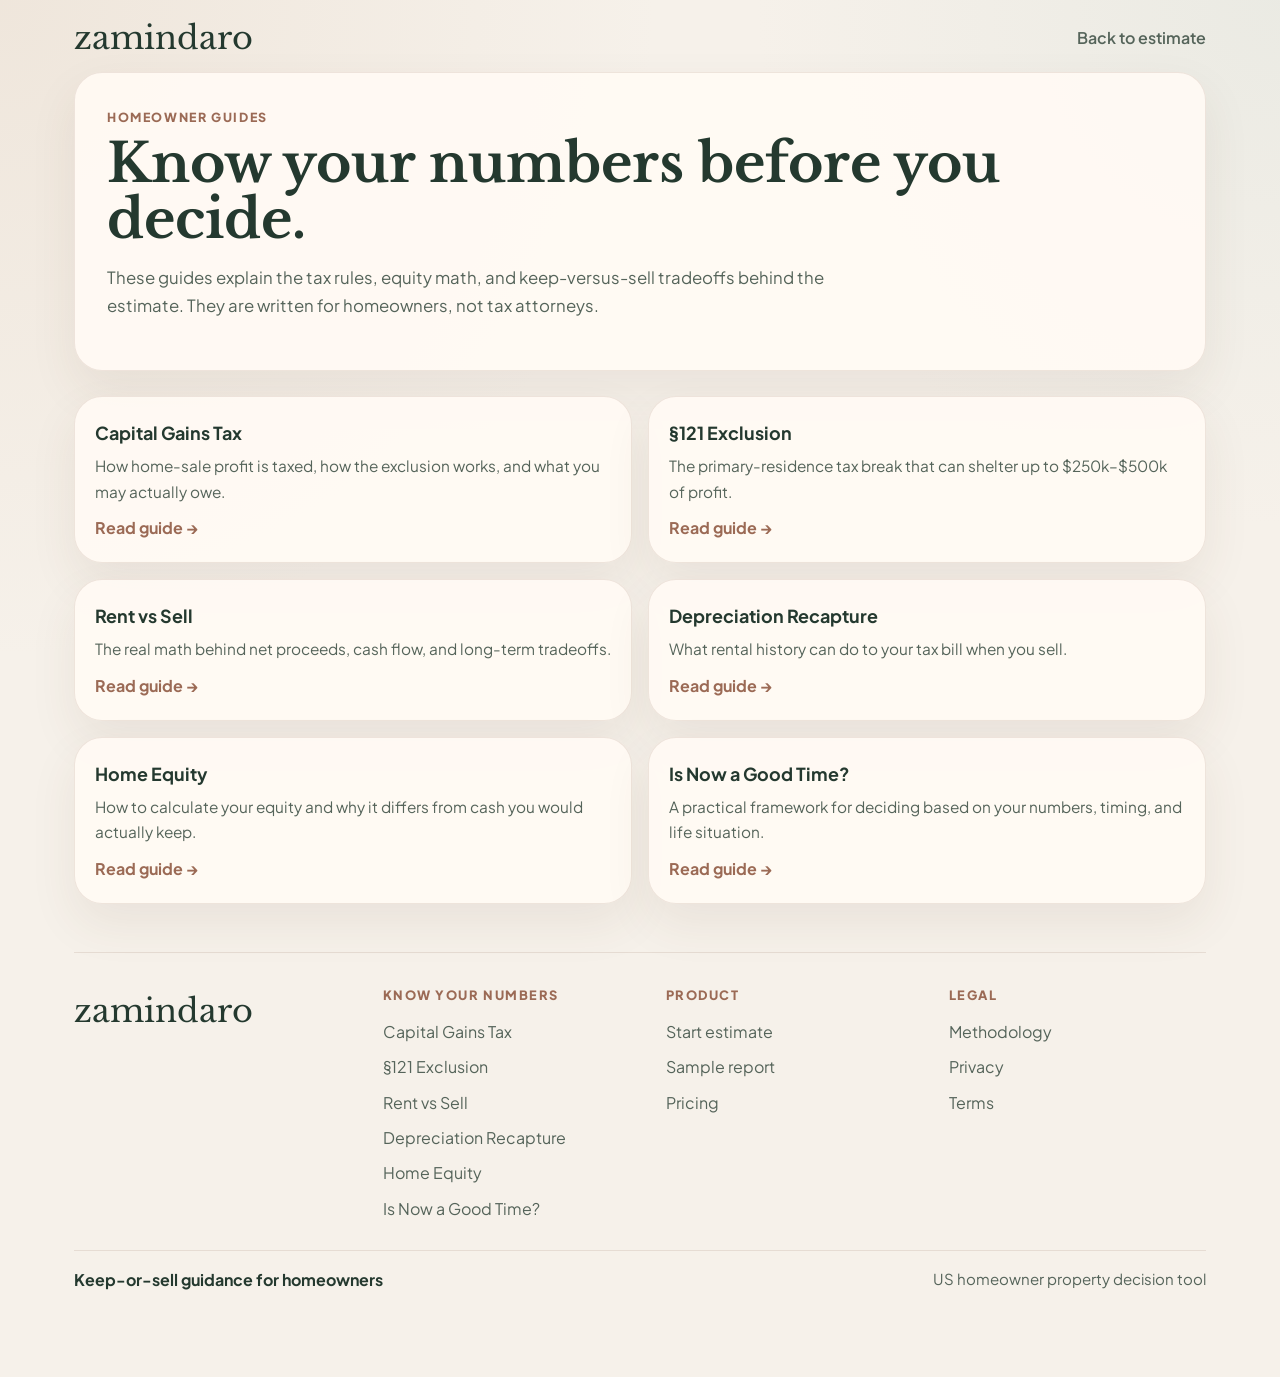
<file: guides/index.html>
<!doctype html>
<html lang="en">
<head>
  <meta charset="utf-8">
  <meta name="viewport" content="width=device-width, initial-scale=1">
  <title>Homeowner guides | zamindaro</title>
  <meta name="description" content="Practical guides on capital gains tax, the Section 121 exclusion, renting vs selling, depreciation recapture, home equity, and deciding whether now is a good time to sell.">
  <meta name="robots" content="index, follow, max-image-preview:large">
  <link rel="canonical" href="https://www.zamindaro.com/guides/">
  <meta property="og:type" content="article">
  <meta property="og:site_name" content="zamindaro">
  <meta property="og:title" content="Homeowner guides | zamindaro">
  <meta property="og:description" content="Practical guides on tax rules, equity math, and keep-vs-sell tradeoffs for homeowners.">
  <meta property="og:url" content="https://www.zamindaro.com/guides/">
  <meta name="twitter:card" content="summary">
  <meta name="twitter:title" content="Homeowner guides | zamindaro">
  <meta name="twitter:description" content="Practical guides on tax rules, equity math, and keep-vs-sell tradeoffs for homeowners.">
  <script type="application/ld+json">
  {"@context":"https://schema.org","@type":"WebPage","name":"Homeowner guides | zamindaro","url":"https://www.zamindaro.com/guides/","description":"Practical guides on tax rules, equity math, and keep-vs-sell tradeoffs for homeowners.","inLanguage":"en-US"}
  </script>
  <link rel="preconnect" href="https://fonts.googleapis.com">
  <link rel="preconnect" href="https://fonts.gstatic.com" crossorigin>
  <link href="https://fonts.googleapis.com/css2?family=Libre+Baskerville:wght@400;700&family=Plus+Jakarta+Sans:wght@400;500;600;700;800&display=swap" rel="stylesheet">
  <link rel="stylesheet" href="/guides/styles.css">
</head>
<body>
  <div class="guide-shell">
    <div class="guide-topbar">
      <a class="guide-brand" href="/">zamindaro</a>
      <a class="guide-back" href="/">Back to estimate</a>
    </div>

    <section class="guide-hero">
      <div class="guide-kicker">Homeowner guides</div>
      <h1>Know your numbers before you decide.</h1>
      <p class="guide-deck">These guides explain the tax rules, equity math, and keep-versus-sell tradeoffs behind the estimate. They are written for homeowners, not tax attorneys.</p>
    </section>

    <section class="guides-grid">
      <a class="guide-card guide-tile" href="/guides/capital-gains-tax/">
        <div class="guide-tile-title">Capital Gains Tax</div>
        <div class="guide-tile-copy">How home-sale profit is taxed, how the exclusion works, and what you may actually owe.</div>
        <div class="guide-tile-cta">Read guide →</div>
      </a>
      <a class="guide-card guide-tile" href="/guides/section-121-exclusion/">
        <div class="guide-tile-title">§121 Exclusion</div>
        <div class="guide-tile-copy">The primary-residence tax break that can shelter up to $250k–$500k of profit.</div>
        <div class="guide-tile-cta">Read guide →</div>
      </a>
      <a class="guide-card guide-tile" href="/guides/renting-vs-selling/">
        <div class="guide-tile-title">Rent vs Sell</div>
        <div class="guide-tile-copy">The real math behind net proceeds, cash flow, and long-term tradeoffs.</div>
        <div class="guide-tile-cta">Read guide →</div>
      </a>
      <a class="guide-card guide-tile" href="/guides/depreciation-recapture/">
        <div class="guide-tile-title">Depreciation Recapture</div>
        <div class="guide-tile-copy">What rental history can do to your tax bill when you sell.</div>
        <div class="guide-tile-cta">Read guide →</div>
      </a>
      <a class="guide-card guide-tile" href="/guides/home-equity/">
        <div class="guide-tile-title">Home Equity</div>
        <div class="guide-tile-copy">How to calculate your equity and why it differs from cash you would actually keep.</div>
        <div class="guide-tile-cta">Read guide →</div>
      </a>
      <a class="guide-card guide-tile" href="/guides/is-now-a-good-time-to-sell/">
        <div class="guide-tile-title">Is Now a Good Time?</div>
        <div class="guide-tile-copy">A practical framework for deciding based on your numbers, timing, and life situation.</div>
        <div class="guide-tile-cta">Read guide →</div>
      </a>
    </section>

    <footer class="site-footer">
      <div class="footer-top">
        <div class="footer-brand">zamindaro</div>
        <div>
          <div class="footer-col-title">Know Your Numbers</div>
          <ul class="footer-links">
            <li><a href="/guides/capital-gains-tax/">Capital Gains Tax</a></li>
            <li><a href="/guides/section-121-exclusion/">§121 Exclusion</a></li>
            <li><a href="/guides/renting-vs-selling/">Rent vs Sell</a></li>
            <li><a href="/guides/depreciation-recapture/">Depreciation Recapture</a></li>
            <li><a href="/guides/home-equity/">Home Equity</a></li>
            <li><a href="/guides/is-now-a-good-time-to-sell/">Is Now a Good Time?</a></li>
          </ul>
        </div>
        <div>
          <div class="footer-col-title">Product</div>
          <ul class="footer-links">
            <li><a href="/">Start estimate</a></li>
            <li><a href="/sample-report/">Sample report</a></li>
            <li><a href="/pricing/">Pricing</a></li>
          </ul>
        </div>
        <div>
          <div class="footer-col-title">Legal</div>
          <ul class="footer-links">
            <li><a href="/methodology/">Methodology</a></li>
            <li><a href="/privacy/">Privacy</a></li>
            <li><a href="/terms/">Terms</a></li>
          </ul>
        </div>
      </div>
      <div class="footer-bottom">
        <div class="footer-tagline">Keep-or-sell guidance for homeowners</div>
        <div class="footer-subline">US homeowner property decision tool</div>
      </div>
    </footer>
  </div>
</body>
</html>
</file>
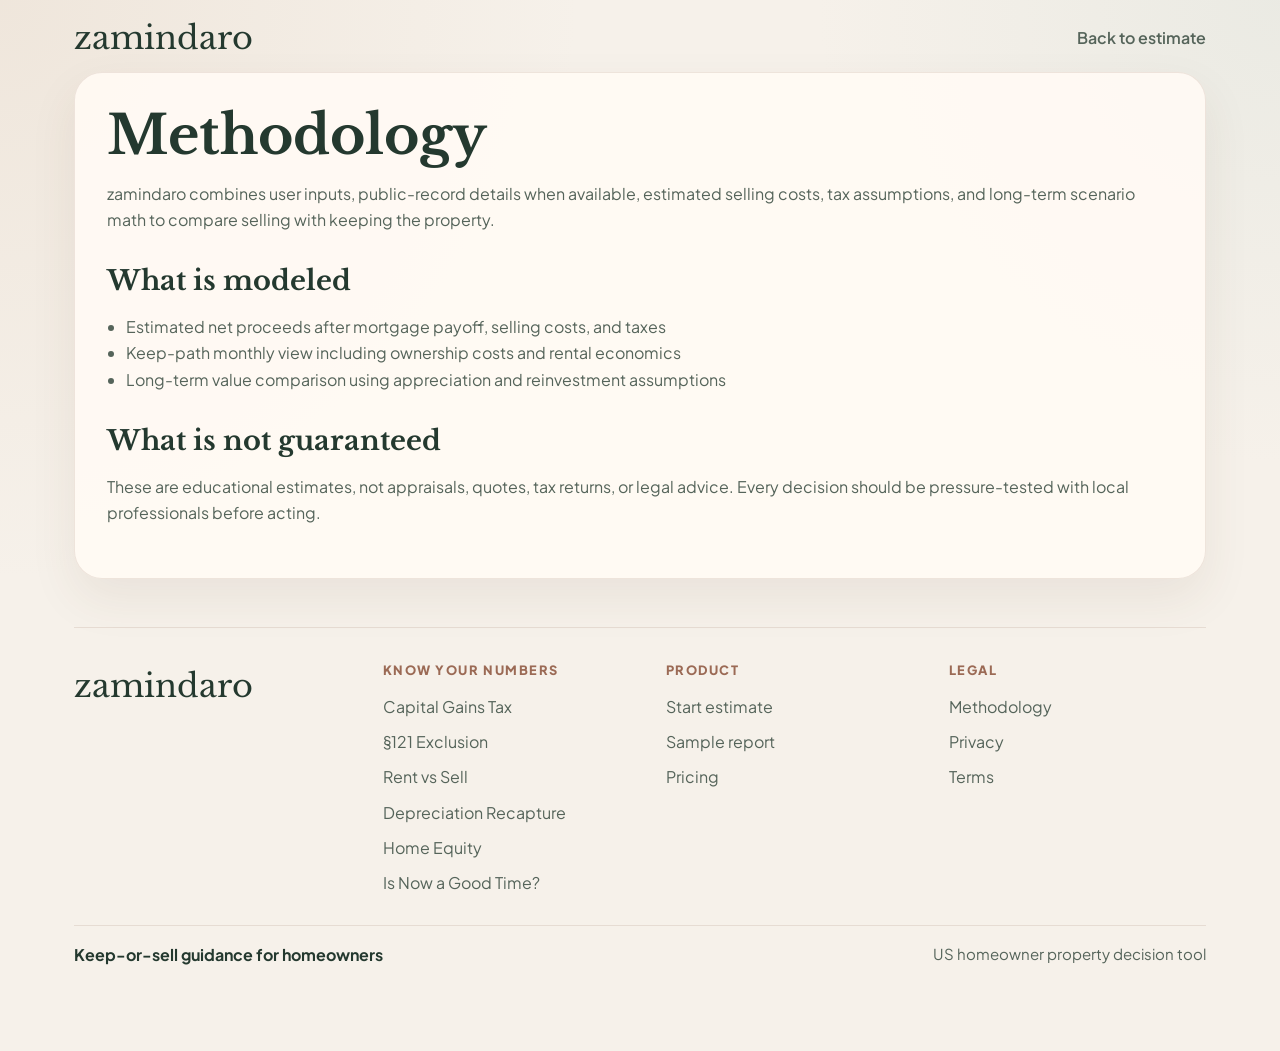
<file: methodology/index.html>
<!doctype html>
<html lang="en">
<head>
  <meta charset="utf-8">
  <meta name="viewport" content="width=device-width, initial-scale=1">
  <title>Methodology | zamindaro</title>
  <meta name="description" content="How zamindaro models keep-vs-sell outcomes using homeowner inputs, market data, and tax-aware assumptions.">
  <meta name="robots" content="index, follow, max-image-preview:large">
  <link rel="canonical" href="https://www.zamindaro.com/methodology/">
  <meta property="og:type" content="article">
  <meta property="og:site_name" content="zamindaro">
  <meta property="og:title" content="Methodology | zamindaro">
  <meta property="og:description" content="How zamindaro models keep-vs-sell outcomes using homeowner inputs, market data, and tax-aware assumptions.">
  <meta property="og:url" content="https://www.zamindaro.com/methodology/">
  <meta name="twitter:card" content="summary">
  <meta name="twitter:title" content="Methodology | zamindaro">
  <meta name="twitter:description" content="How zamindaro models keep-vs-sell outcomes using homeowner inputs, market data, and tax-aware assumptions.">
  <script type="application/ld+json">
  {"@context":"https://schema.org","@type":"WebPage","name":"Methodology | zamindaro","url":"https://www.zamindaro.com/methodology/","description":"How zamindaro models keep-vs-sell outcomes using homeowner inputs, market data, and tax-aware assumptions.","inLanguage":"en-US"}
  </script>
  <link rel="preconnect" href="https://fonts.googleapis.com">
  <link rel="preconnect" href="https://fonts.gstatic.com" crossorigin>
  <link href="https://fonts.googleapis.com/css2?family=Libre+Baskerville:wght@400;700&family=Plus+Jakarta+Sans:wght@400;500;600;700;800&display=swap" rel="stylesheet">
  <link rel="stylesheet" href="/guides/styles.css">
</head>
<body>
  <div class="guide-shell">
    <div class="guide-topbar"><a class="guide-brand" href="/">zamindaro</a><a class="guide-back" href="/">Back to estimate</a></div>
    <div class="legal-body">
      <h1>Methodology</h1>
      <p>zamindaro combines user inputs, public-record details when available, estimated selling costs, tax assumptions, and long-term scenario math to compare selling with keeping the property.</p>
      <h2>What is modeled</h2>
      <ul>
        <li>Estimated net proceeds after mortgage payoff, selling costs, and taxes</li>
        <li>Keep-path monthly view including ownership costs and rental economics</li>
        <li>Long-term value comparison using appreciation and reinvestment assumptions</li>
      </ul>
      <h2>What is not guaranteed</h2>
      <p>These are educational estimates, not appraisals, quotes, tax returns, or legal advice. Every decision should be pressure-tested with local professionals before acting.</p>
    </div>
    <footer class="site-footer">
      <div class="footer-top">
        <div class="footer-brand">zamindaro</div>
        <div>
          <div class="footer-col-title">Know Your Numbers</div>
          <ul class="footer-links">
            <li><a href="/guides/capital-gains-tax/">Capital Gains Tax</a></li>
            <li><a href="/guides/section-121-exclusion/">§121 Exclusion</a></li>
            <li><a href="/guides/renting-vs-selling/">Rent vs Sell</a></li>
            <li><a href="/guides/depreciation-recapture/">Depreciation Recapture</a></li>
            <li><a href="/guides/home-equity/">Home Equity</a></li>
            <li><a href="/guides/is-now-a-good-time-to-sell/">Is Now a Good Time?</a></li>
          </ul>
        </div>
        <div>
          <div class="footer-col-title">Product</div>
          <ul class="footer-links">
            <li><a href="/">Start estimate</a></li>
            <li><a href="/sample-report/">Sample report</a></li>
            <li><a href="/pricing/">Pricing</a></li>
          </ul>
        </div>
        <div>
          <div class="footer-col-title">Legal</div>
          <ul class="footer-links">
            <li><a href="/methodology/">Methodology</a></li>
            <li><a href="/privacy/">Privacy</a></li>
            <li><a href="/terms/">Terms</a></li>
          </ul>
        </div>
      </div>
      <div class="footer-bottom">
        <div class="footer-tagline">Keep-or-sell guidance for homeowners</div>
        <div class="footer-subline">US homeowner property decision tool</div>
      </div>
    </footer>
  </div>
</body>
</html>
</file>
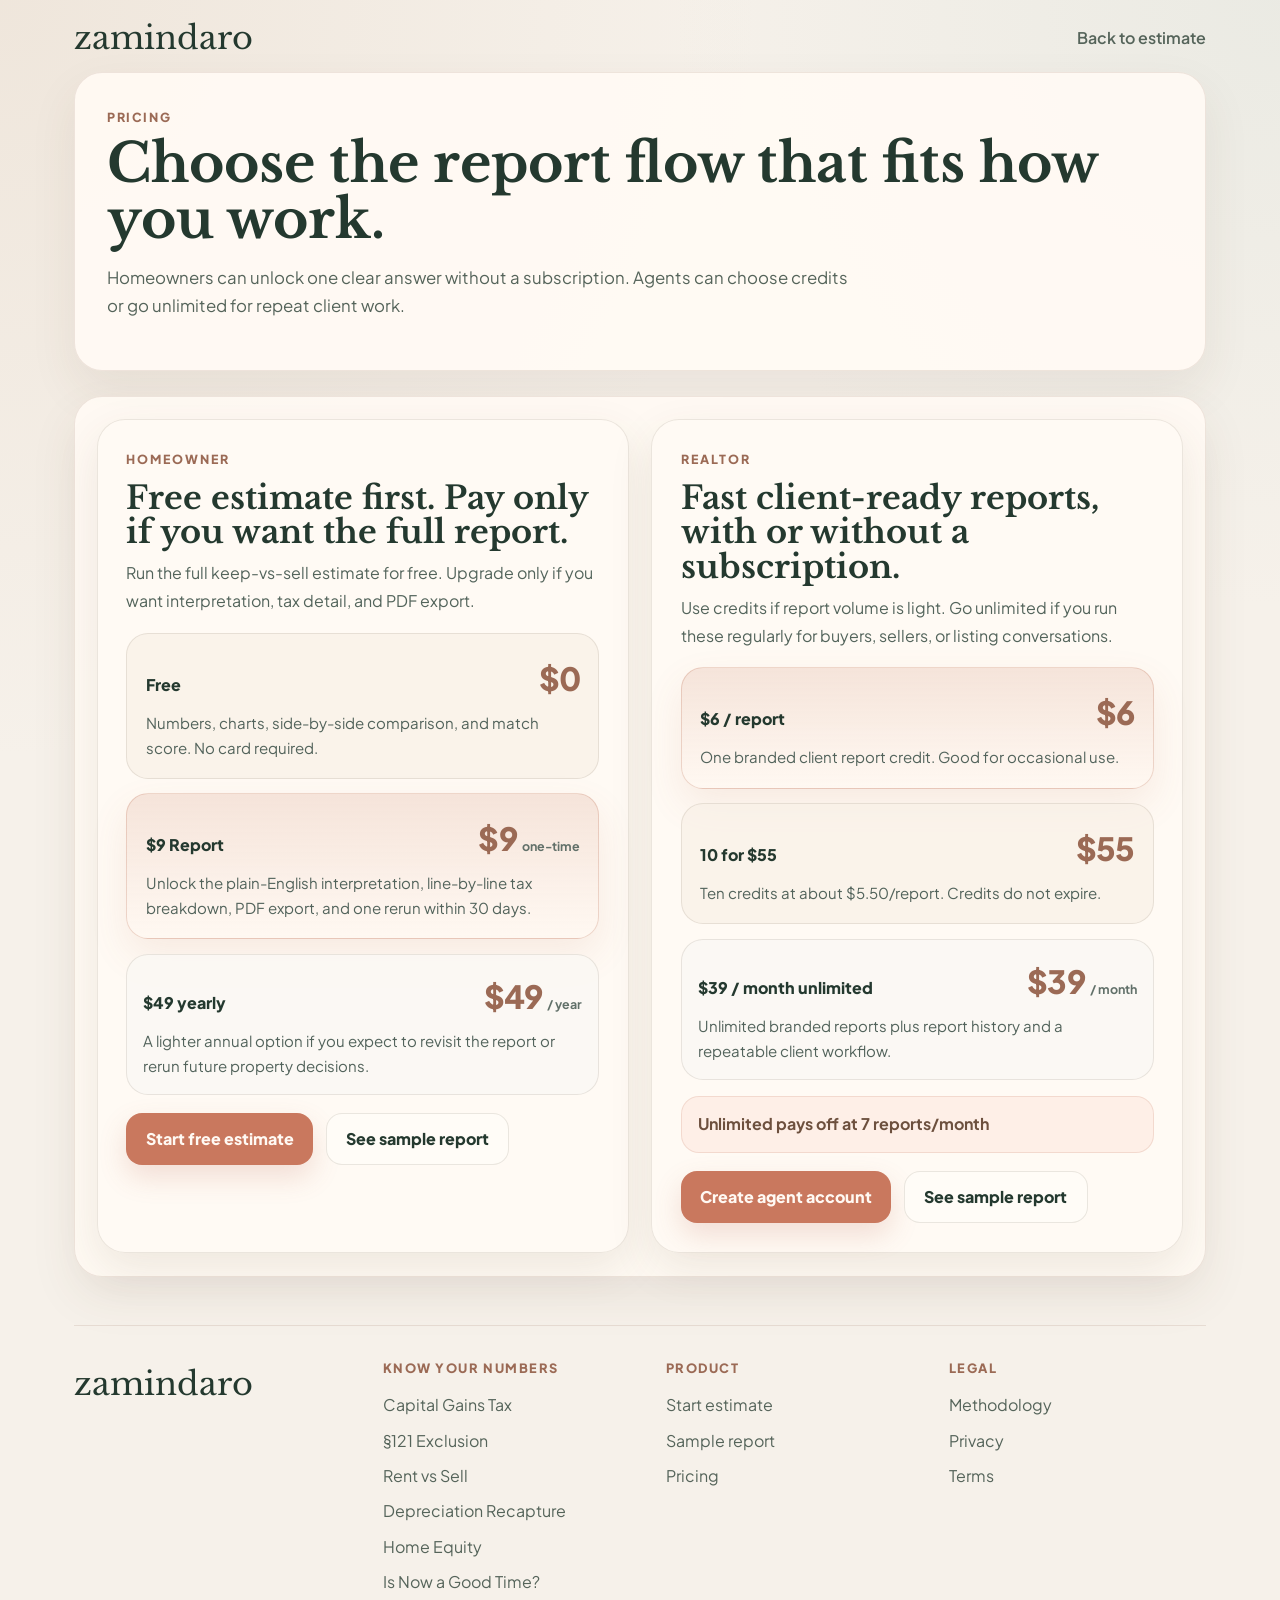
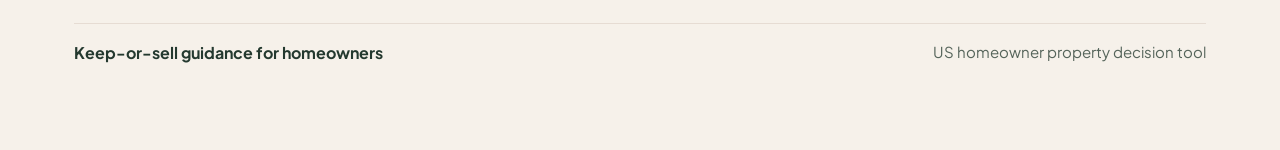
<file: pricing/index.html>
<!doctype html>
<html lang="en">
<head>
  <meta charset="utf-8">
  <meta name="viewport" content="width=device-width, initial-scale=1">
  <title>Pricing | zamindaro</title>
  <meta name="description" content="Pricing for homeowners and real estate agents using zamindaro.">
  <meta name="robots" content="index, follow, max-image-preview:large">
  <link rel="canonical" href="https://www.zamindaro.com/pricing/">
  <meta property="og:type" content="website">
  <meta property="og:site_name" content="zamindaro">
  <meta property="og:title" content="Pricing | zamindaro">
  <meta property="og:description" content="Pricing for homeowners and real estate agents using zamindaro.">
  <meta property="og:url" content="https://www.zamindaro.com/pricing/">
  <meta name="twitter:card" content="summary">
  <meta name="twitter:title" content="Pricing | zamindaro">
  <meta name="twitter:description" content="Pricing for homeowners and real estate agents using zamindaro.">
  <script type="application/ld+json">
  {"@context":"https://schema.org","@type":"WebPage","name":"Pricing | zamindaro","url":"https://www.zamindaro.com/pricing/","description":"Pricing for homeowners and real estate agents using zamindaro.","inLanguage":"en-US"}
  </script>
  <link rel="preconnect" href="https://fonts.googleapis.com">
  <link rel="preconnect" href="https://fonts.gstatic.com" crossorigin>
  <link href="https://fonts.googleapis.com/css2?family=Libre+Baskerville:wght@400;700&family=Plus+Jakarta+Sans:wght@400;500;600;700;800&display=swap" rel="stylesheet">
  <link rel="stylesheet" href="/guides/styles.css">
  <style>
    .pricing-grid {
      display: grid;
      grid-template-columns: repeat(2, minmax(0, 1fr));
      gap: 1.4rem;
    }
    .pricing-column {
      background: rgba(255,250,244,0.94);
      border: 1px solid rgba(115,100,80,0.14);
      border-radius: 28px;
      box-shadow: 0 16px 44px rgba(92,73,48,0.10);
      padding: 1.8rem;
    }
    .pricing-kicker {
      font-size: 0.78rem;
      letter-spacing: 0.16em;
      text-transform: uppercase;
      font-weight: 800;
      color: #9b6a55;
      margin-bottom: 0.7rem;
    }
    .pricing-title {
      font-family: "Libre Baskerville", Georgia, serif;
      font-size: 2rem;
      line-height: 1.08;
      margin: 0 0 0.6rem;
      color: #24392f;
    }
    .pricing-copy {
      margin: 0 0 1.1rem;
      color: #53645b;
      font-size: 1rem;
      line-height: 1.75;
    }
    .pricing-stack {
      display: grid;
      gap: 0.9rem;
    }
    .price-card {
      border: 1px solid rgba(115,100,80,0.14);
      border-radius: 22px;
      padding: 1.1rem 1.15rem;
      background: rgba(248,241,231,0.74);
    }
    .price-card.primary {
      background: linear-gradient(180deg, rgba(244,224,214,0.88), rgba(255,248,241,0.96));
      border-color: rgba(190,115,89,0.26);
      box-shadow: 0 16px 38px rgba(181,94,71,0.10);
    }
    .price-card.secondary {
      padding: 0.95rem 1rem;
      background: rgba(251,248,243,0.92);
    }
    .price-head {
      display: flex;
      justify-content: space-between;
      align-items: baseline;
      gap: 0.9rem;
      margin-bottom: 0.4rem;
    }
    .price-name {
      font-size: 1rem;
      font-weight: 800;
      color: #24392f;
    }
    .price-amount {
      font-size: 2rem;
      font-weight: 900;
      color: #9b6a55;
      letter-spacing: -0.03em;
      white-space: nowrap;
    }
    .price-amount small {
      font-size: 0.78rem;
      font-weight: 700;
      color: #617069;
      letter-spacing: 0;
    }
    .price-body {
      margin: 0;
      color: #52635b;
      font-size: 0.94rem;
      line-height: 1.65;
    }
    .price-list {
      margin: 0.8rem 0 0;
      padding-left: 1.1rem;
      color: #43564b;
      line-height: 1.7;
      font-size: 0.93rem;
    }
    .breakeven {
      margin-top: 1rem;
      padding: 0.9rem 1rem;
      border-radius: 18px;
      background: rgba(232,115,90,0.08);
      border: 1px solid rgba(190,115,89,0.18);
      color: #6d503e;
      font-weight: 700;
    }
    .pricing-actions {
      display: flex;
      gap: 0.8rem;
      flex-wrap: wrap;
      margin-top: 1.15rem;
    }
    .pricing-btn {
      display: inline-flex;
      align-items: center;
      justify-content: center;
      min-height: 52px;
      padding: 0 1.2rem;
      border-radius: 16px;
      text-decoration: none;
      font-weight: 800;
    }
    .pricing-btn.primary {
      background: #c9785e;
      color: #fff9f3;
      box-shadow: 0 12px 28px rgba(181,94,71,0.18);
    }
    .pricing-btn.secondary {
      border: 1px solid rgba(115,100,80,0.15);
      color: #24392f;
      background: rgba(255,252,247,0.94);
    }
    @media (max-width: 900px) {
      .pricing-grid { grid-template-columns: 1fr; }
    }
  </style>
</head>
<body>
  <div class="guide-shell">
    <div class="guide-topbar">
      <a class="guide-brand" href="/">zamindaro</a>
      <a class="guide-back" href="/">Back to estimate</a>
    </div>

    <section class="guide-hero">
      <div class="guide-kicker">Pricing</div>
      <h1>Choose the report flow that fits how you work.</h1>
      <p class="guide-deck">Homeowners can unlock one clear answer without a subscription. Agents can choose credits or go unlimited for repeat client work.</p>
    </section>

    <section class="sample-section">
      <div class="pricing-grid">
        <article class="pricing-column">
          <div class="pricing-kicker">Homeowner</div>
          <h2 class="pricing-title">Free estimate first. Pay only if you want the full report.</h2>
          <p class="pricing-copy">Run the full keep-vs-sell estimate for free. Upgrade only if you want interpretation, tax detail, and PDF export.</p>
          <div class="pricing-stack">
            <div class="price-card">
              <div class="price-head">
                <div class="price-name">Free</div>
                <div class="price-amount">$0</div>
              </div>
              <p class="price-body">Numbers, charts, side-by-side comparison, and match score. No card required.</p>
            </div>
            <div class="price-card primary">
              <div class="price-head">
                <div class="price-name">$9 Report</div>
                <div class="price-amount">$9 <small>one-time</small></div>
              </div>
              <p class="price-body">Unlock the plain-English interpretation, line-by-line tax breakdown, PDF export, and one rerun within 30 days.</p>
            </div>
            <div class="price-card secondary">
              <div class="price-head">
                <div class="price-name">$49 yearly</div>
                <div class="price-amount">$49 <small>/ year</small></div>
              </div>
              <p class="price-body">A lighter annual option if you expect to revisit the report or rerun future property decisions.</p>
            </div>
          </div>
          <div class="pricing-actions">
            <a class="pricing-btn primary" href="/">Start free estimate</a>
            <a class="pricing-btn secondary" href="/sample-report/">See sample report</a>
          </div>
        </article>

        <article class="pricing-column">
          <div class="pricing-kicker">Realtor</div>
          <h2 class="pricing-title">Fast client-ready reports, with or without a subscription.</h2>
          <p class="pricing-copy">Use credits if report volume is light. Go unlimited if you run these regularly for buyers, sellers, or listing conversations.</p>
          <div class="pricing-stack">
            <div class="price-card primary">
              <div class="price-head">
                <div class="price-name">$6 / report</div>
                <div class="price-amount">$6</div>
              </div>
              <p class="price-body">One branded client report credit. Good for occasional use.</p>
            </div>
            <div class="price-card">
              <div class="price-head">
                <div class="price-name">10 for $55</div>
                <div class="price-amount">$55</div>
              </div>
              <p class="price-body">Ten credits at about $5.50/report. Credits do not expire.</p>
            </div>
            <div class="price-card secondary">
              <div class="price-head">
                <div class="price-name">$39 / month unlimited</div>
                <div class="price-amount">$39 <small>/ month</small></div>
              </div>
              <p class="price-body">Unlimited branded reports plus report history and a repeatable client workflow.</p>
            </div>
          </div>
          <div class="breakeven">Unlimited pays off at 7 reports/month</div>
          <div class="pricing-actions">
            <a class="pricing-btn primary" href="/?auth=signup&account=realtor">Create agent account</a>
            <a class="pricing-btn secondary" href="/sample-report/">See sample report</a>
          </div>
        </article>
      </div>
    </section>

    <footer class="site-footer">
      <div class="footer-top">
        <div class="footer-brand">zamindaro</div>
        <div>
          <div class="footer-col-title">Know Your Numbers</div>
          <ul class="footer-links">
            <li><a href="/guides/capital-gains-tax/">Capital Gains Tax</a></li>
            <li><a href="/guides/section-121-exclusion/">§121 Exclusion</a></li>
            <li><a href="/guides/renting-vs-selling/">Rent vs Sell</a></li>
            <li><a href="/guides/depreciation-recapture/">Depreciation Recapture</a></li>
            <li><a href="/guides/home-equity/">Home Equity</a></li>
            <li><a href="/guides/is-now-a-good-time-to-sell/">Is Now a Good Time?</a></li>
          </ul>
        </div>
        <div>
          <div class="footer-col-title">Product</div>
          <ul class="footer-links">
            <li><a href="/">Start estimate</a></li>
            <li><a href="/sample-report/">Sample report</a></li>
            <li><a href="/pricing/">Pricing</a></li>
          </ul>
        </div>
        <div>
          <div class="footer-col-title">Legal</div>
          <ul class="footer-links">
            <li><a href="/methodology/">Methodology</a></li>
            <li><a href="/privacy/">Privacy</a></li>
            <li><a href="/terms/">Terms</a></li>
          </ul>
        </div>
      </div>
      <div class="footer-bottom">
        <div class="footer-tagline">Keep-or-sell guidance for homeowners</div>
        <div class="footer-subline">US homeowner property decision tool</div>
      </div>
    </footer>
  </div>
</body>
</html>
</file>
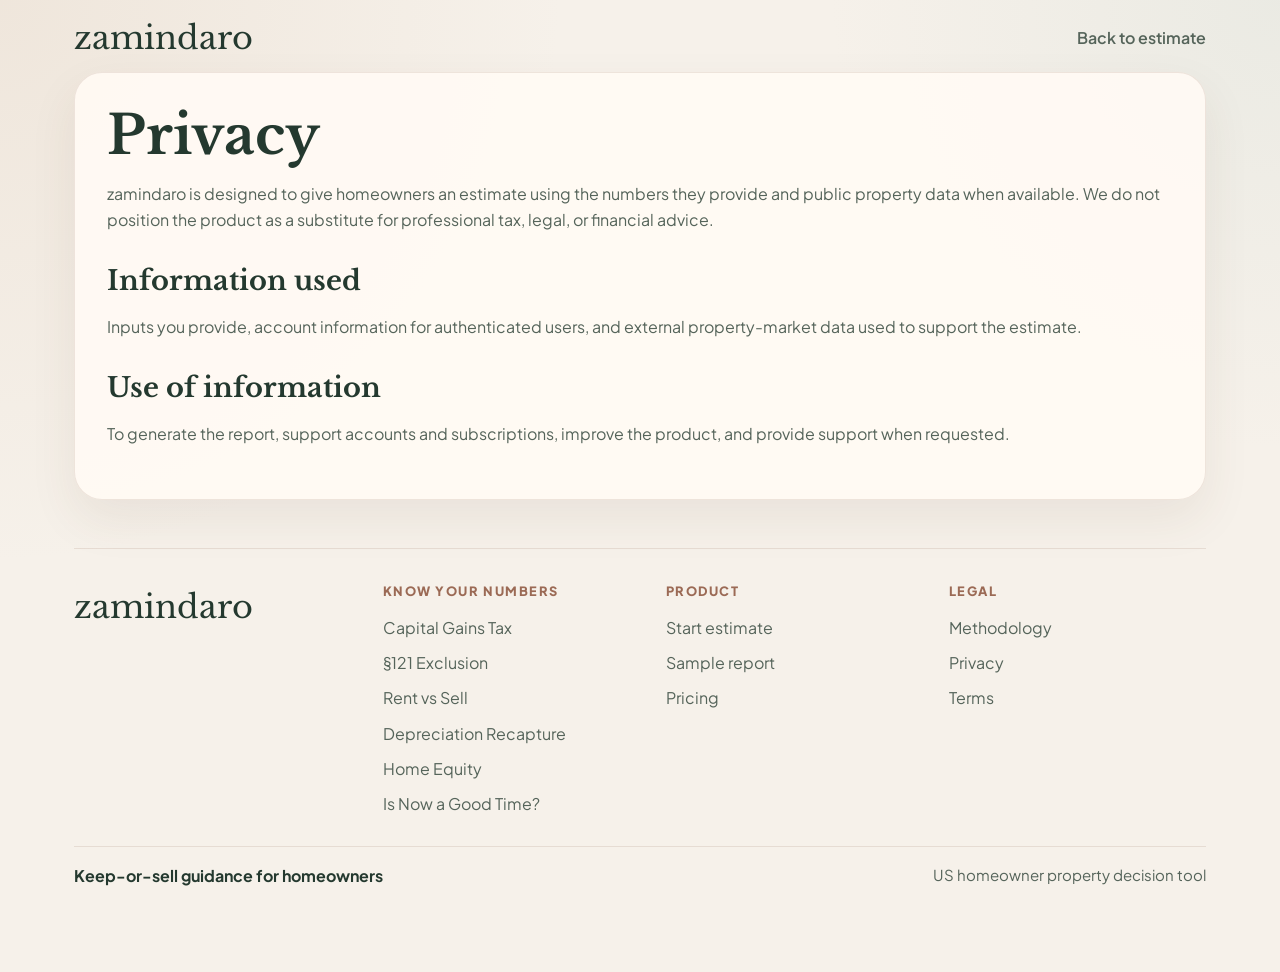
<file: privacy/index.html>
<!doctype html>
<html lang="en">
<head>
  <meta charset="utf-8">
  <meta name="viewport" content="width=device-width, initial-scale=1">
  <title>Privacy | zamindaro</title>
  <meta name="description" content="Privacy information for zamindaro, including what information is used to generate homeowner keep-vs-sell estimates.">
  <meta name="robots" content="index, follow, max-image-preview:large">
  <link rel="canonical" href="https://www.zamindaro.com/privacy/">
  <meta property="og:type" content="article">
  <meta property="og:site_name" content="zamindaro">
  <meta property="og:title" content="Privacy | zamindaro">
  <meta property="og:description" content="Privacy information for zamindaro, including what information is used to generate homeowner keep-vs-sell estimates.">
  <meta property="og:url" content="https://www.zamindaro.com/privacy/">
  <meta name="twitter:card" content="summary">
  <meta name="twitter:title" content="Privacy | zamindaro">
  <meta name="twitter:description" content="Privacy information for zamindaro, including what information is used to generate homeowner keep-vs-sell estimates.">
  <script type="application/ld+json">
  {"@context":"https://schema.org","@type":"WebPage","name":"Privacy | zamindaro","url":"https://www.zamindaro.com/privacy/","description":"Privacy information for zamindaro, including what information is used to generate homeowner keep-vs-sell estimates.","inLanguage":"en-US"}
  </script>
  <link rel="preconnect" href="https://fonts.googleapis.com">
  <link rel="preconnect" href="https://fonts.gstatic.com" crossorigin>
  <link href="https://fonts.googleapis.com/css2?family=Libre+Baskerville:wght@400;700&family=Plus+Jakarta+Sans:wght@400;500;600;700;800&display=swap" rel="stylesheet">
  <link rel="stylesheet" href="/guides/styles.css">
</head>
<body>
  <div class="guide-shell">
    <div class="guide-topbar"><a class="guide-brand" href="/">zamindaro</a><a class="guide-back" href="/">Back to estimate</a></div>
    <div class="legal-body">
      <h1>Privacy</h1>
      <p>zamindaro is designed to give homeowners an estimate using the numbers they provide and public property data when available. We do not position the product as a substitute for professional tax, legal, or financial advice.</p>
      <h2>Information used</h2>
      <p>Inputs you provide, account information for authenticated users, and external property-market data used to support the estimate.</p>
      <h2>Use of information</h2>
      <p>To generate the report, support accounts and subscriptions, improve the product, and provide support when requested.</p>
    </div>
    <footer class="site-footer">
      <div class="footer-top">
        <div class="footer-brand">zamindaro</div>
        <div>
          <div class="footer-col-title">Know Your Numbers</div>
          <ul class="footer-links">
            <li><a href="/guides/capital-gains-tax/">Capital Gains Tax</a></li>
            <li><a href="/guides/section-121-exclusion/">§121 Exclusion</a></li>
            <li><a href="/guides/renting-vs-selling/">Rent vs Sell</a></li>
            <li><a href="/guides/depreciation-recapture/">Depreciation Recapture</a></li>
            <li><a href="/guides/home-equity/">Home Equity</a></li>
            <li><a href="/guides/is-now-a-good-time-to-sell/">Is Now a Good Time?</a></li>
          </ul>
        </div>
        <div>
          <div class="footer-col-title">Product</div>
          <ul class="footer-links">
            <li><a href="/">Start estimate</a></li>
            <li><a href="/sample-report/">Sample report</a></li>
            <li><a href="/pricing/">Pricing</a></li>
          </ul>
        </div>
        <div>
          <div class="footer-col-title">Legal</div>
          <ul class="footer-links">
            <li><a href="/methodology/">Methodology</a></li>
            <li><a href="/privacy/">Privacy</a></li>
            <li><a href="/terms/">Terms</a></li>
          </ul>
        </div>
      </div>
      <div class="footer-bottom">
        <div class="footer-tagline">Keep-or-sell guidance for homeowners</div>
        <div class="footer-subline">US homeowner property decision tool</div>
      </div>
    </footer>
  </div>
</body>
</html>
</file>
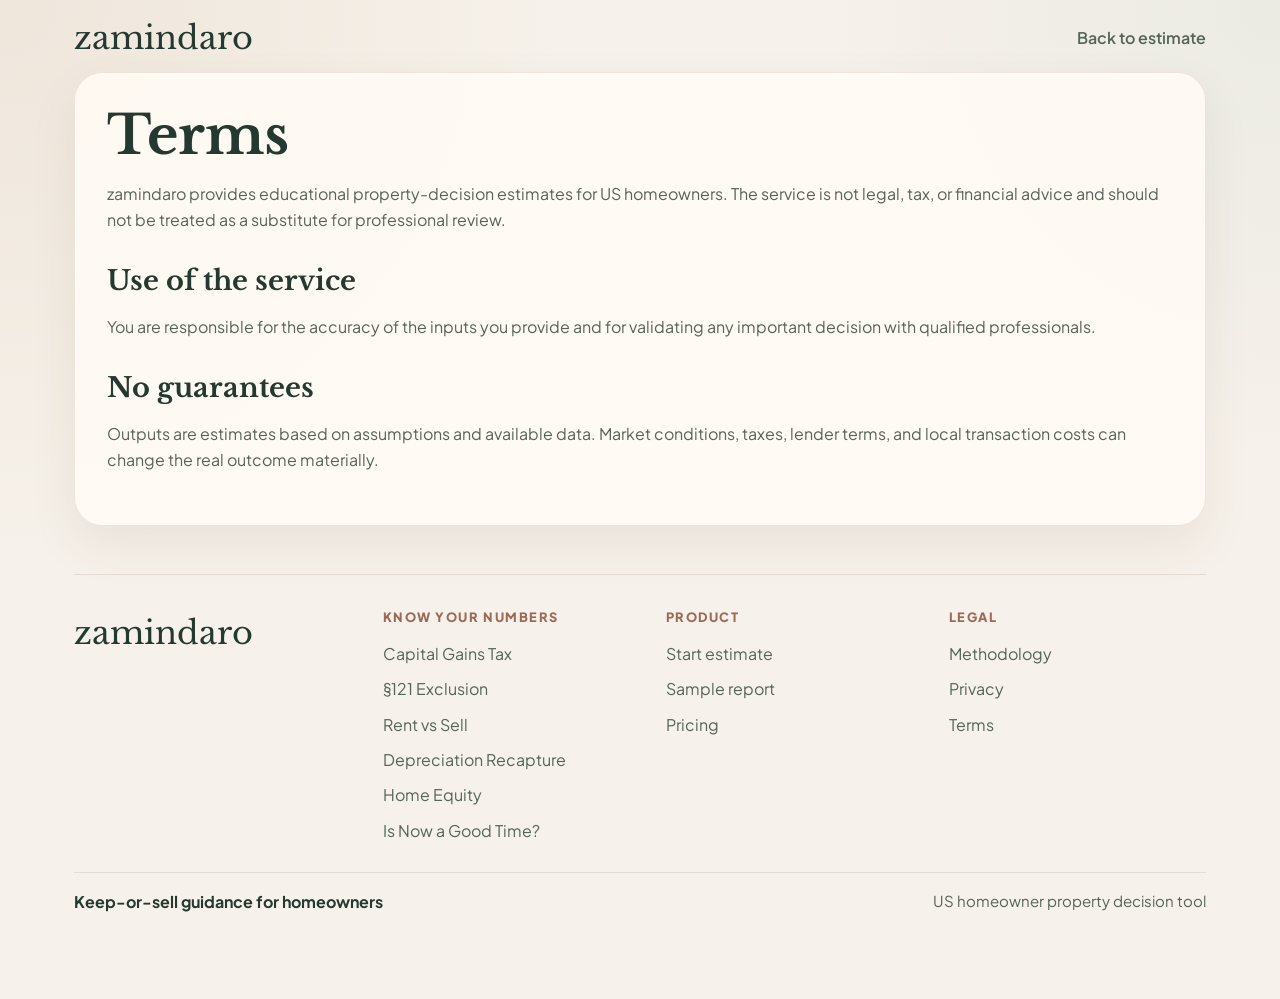
<file: terms/index.html>
<!doctype html>
<html lang="en">
<head>
  <meta charset="utf-8">
  <meta name="viewport" content="width=device-width, initial-scale=1">
  <title>Terms | zamindaro</title>
  <meta name="description" content="Terms for using zamindaro homeowner keep-vs-sell estimates and related report features.">
  <meta name="robots" content="index, follow, max-image-preview:large">
  <link rel="canonical" href="https://www.zamindaro.com/terms/">
  <meta property="og:type" content="article">
  <meta property="og:site_name" content="zamindaro">
  <meta property="og:title" content="Terms | zamindaro">
  <meta property="og:description" content="Terms for using zamindaro homeowner keep-vs-sell estimates and related report features.">
  <meta property="og:url" content="https://www.zamindaro.com/terms/">
  <meta name="twitter:card" content="summary">
  <meta name="twitter:title" content="Terms | zamindaro">
  <meta name="twitter:description" content="Terms for using zamindaro homeowner keep-vs-sell estimates and related report features.">
  <script type="application/ld+json">
  {"@context":"https://schema.org","@type":"WebPage","name":"Terms | zamindaro","url":"https://www.zamindaro.com/terms/","description":"Terms for using zamindaro homeowner keep-vs-sell estimates and related report features.","inLanguage":"en-US"}
  </script>
  <link rel="preconnect" href="https://fonts.googleapis.com">
  <link rel="preconnect" href="https://fonts.gstatic.com" crossorigin>
  <link href="https://fonts.googleapis.com/css2?family=Libre+Baskerville:wght@400;700&family=Plus+Jakarta+Sans:wght@400;500;600;700;800&display=swap" rel="stylesheet">
  <link rel="stylesheet" href="/guides/styles.css">
</head>
<body>
  <div class="guide-shell">
    <div class="guide-topbar"><a class="guide-brand" href="/">zamindaro</a><a class="guide-back" href="/">Back to estimate</a></div>
    <div class="legal-body">
      <h1>Terms</h1>
      <p>zamindaro provides educational property-decision estimates for US homeowners. The service is not legal, tax, or financial advice and should not be treated as a substitute for professional review.</p>
      <h2>Use of the service</h2>
      <p>You are responsible for the accuracy of the inputs you provide and for validating any important decision with qualified professionals.</p>
      <h2>No guarantees</h2>
      <p>Outputs are estimates based on assumptions and available data. Market conditions, taxes, lender terms, and local transaction costs can change the real outcome materially.</p>
    </div>
    <footer class="site-footer">
      <div class="footer-top">
        <div class="footer-brand">zamindaro</div>
        <div>
          <div class="footer-col-title">Know Your Numbers</div>
          <ul class="footer-links">
            <li><a href="/guides/capital-gains-tax/">Capital Gains Tax</a></li>
            <li><a href="/guides/section-121-exclusion/">§121 Exclusion</a></li>
            <li><a href="/guides/renting-vs-selling/">Rent vs Sell</a></li>
            <li><a href="/guides/depreciation-recapture/">Depreciation Recapture</a></li>
            <li><a href="/guides/home-equity/">Home Equity</a></li>
            <li><a href="/guides/is-now-a-good-time-to-sell/">Is Now a Good Time?</a></li>
          </ul>
        </div>
        <div>
          <div class="footer-col-title">Product</div>
          <ul class="footer-links">
            <li><a href="/">Start estimate</a></li>
            <li><a href="/sample-report/">Sample report</a></li>
            <li><a href="/pricing/">Pricing</a></li>
          </ul>
        </div>
        <div>
          <div class="footer-col-title">Legal</div>
          <ul class="footer-links">
            <li><a href="/methodology/">Methodology</a></li>
            <li><a href="/privacy/">Privacy</a></li>
            <li><a href="/terms/">Terms</a></li>
          </ul>
        </div>
      </div>
      <div class="footer-bottom">
        <div class="footer-tagline">Keep-or-sell guidance for homeowners</div>
        <div class="footer-subline">US homeowner property decision tool</div>
      </div>
    </footer>
  </div>
</body>
</html>
</file>
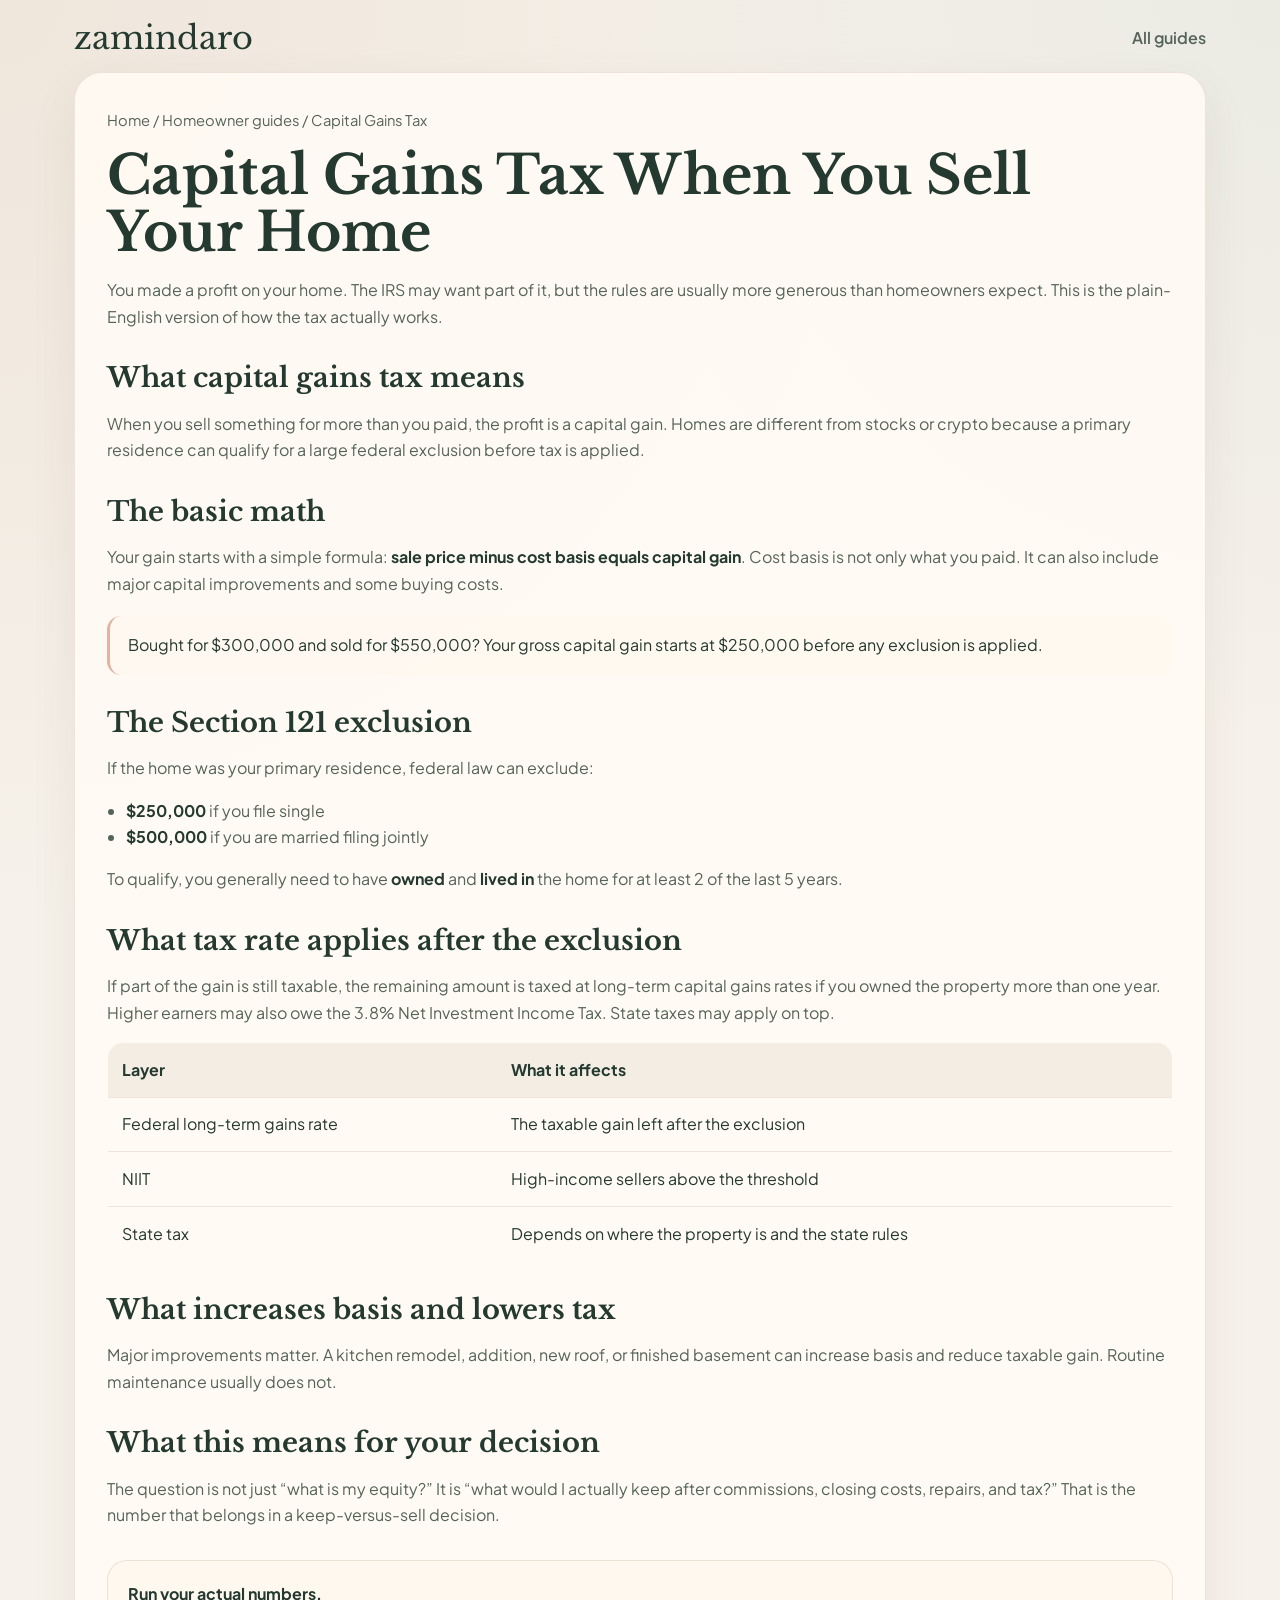
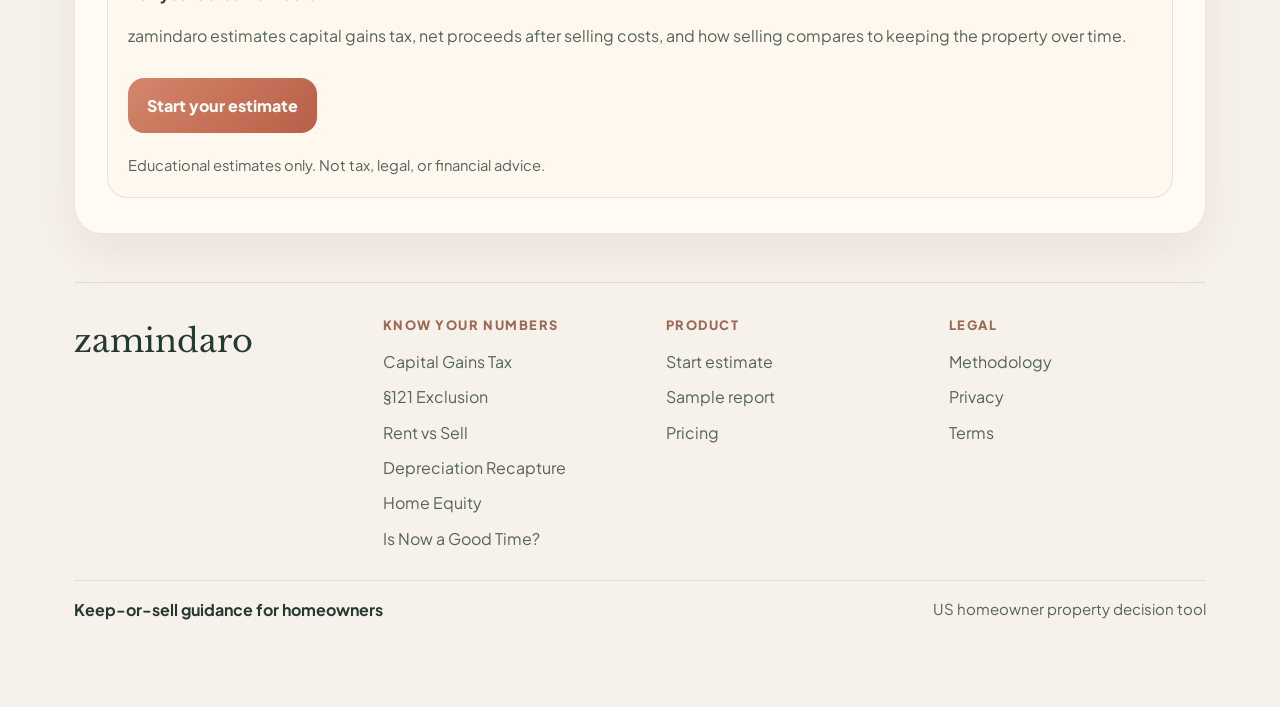
<file: guides/capital-gains-tax/index.html>
<!doctype html>
<html lang="en">
<head>
  <meta charset="utf-8">
  <meta name="viewport" content="width=device-width, initial-scale=1">
  <title>Capital Gains Tax When You Sell Your Home | zamindaro</title>
  <meta name="description" content="Understand how capital gains tax works when you sell your home, how the Section 121 exclusion applies, and what actually affects the tax bill.">
  <meta name="robots" content="index, follow, max-image-preview:large">
  <link rel="canonical" href="https://www.zamindaro.com/guides/capital-gains-tax/">
  <meta property="og:type" content="article">
  <meta property="og:site_name" content="zamindaro">
  <meta property="og:title" content="Capital Gains Tax When You Sell Your Home | zamindaro">
  <meta property="og:description" content="Understand how capital gains tax works when you sell your home, how the Section 121 exclusion applies, and what affects the tax bill.">
  <meta property="og:url" content="https://www.zamindaro.com/guides/capital-gains-tax/">
  <meta name="twitter:card" content="summary">
  <meta name="twitter:title" content="Capital Gains Tax When You Sell Your Home | zamindaro">
  <meta name="twitter:description" content="Understand how capital gains tax works when you sell your home and what affects the final tax bill.">
  <script type="application/ld+json">
  {"@context":"https://schema.org","@type":"Article","headline":"Capital Gains Tax When You Sell Your Home","author":{"@type":"Organization","name":"zamindaro"},"publisher":{"@type":"Organization","name":"zamindaro"},"mainEntityOfPage":"https://www.zamindaro.com/guides/capital-gains-tax/","description":"Understand how capital gains tax works when you sell your home, how the Section 121 exclusion applies, and what affects the tax bill.","inLanguage":"en-US"}
  </script>
  <link rel="preconnect" href="https://fonts.googleapis.com">
  <link rel="preconnect" href="https://fonts.gstatic.com" crossorigin>
  <link href="https://fonts.googleapis.com/css2?family=Libre+Baskerville:wght@400;700&family=Plus+Jakarta+Sans:wght@400;500;600;700;800&display=swap" rel="stylesheet">
  <link rel="stylesheet" href="/guides/styles.css">
</head>
<body>
  <div class="guide-shell">
    <div class="guide-topbar">
      <a class="guide-brand" href="/">zamindaro</a>
      <a class="guide-back" href="/guides/">All guides</a>
    </div>
    <div class="article-layout">
      <article class="article-body">
        <div class="breadcrumbs"><a href="/">Home</a> / <a href="/guides/">Homeowner guides</a> / Capital Gains Tax</div>
        <h1>Capital Gains Tax When You Sell Your Home</h1>
        <p class="article-intro">You made a profit on your home. The IRS may want part of it, but the rules are usually more generous than homeowners expect. This is the plain-English version of how the tax actually works.</p>

        <h2>What capital gains tax means</h2>
        <p>When you sell something for more than you paid, the profit is a capital gain. Homes are different from stocks or crypto because a primary residence can qualify for a large federal exclusion before tax is applied.</p>

        <h2>The basic math</h2>
        <p>Your gain starts with a simple formula: <strong>sale price minus cost basis equals capital gain</strong>. Cost basis is not only what you paid. It can also include major capital improvements and some buying costs.</p>
        <blockquote>
          Bought for $300,000 and sold for $550,000? Your gross capital gain starts at $250,000 before any exclusion is applied.
        </blockquote>

        <h2>The Section 121 exclusion</h2>
        <p>If the home was your primary residence, federal law can exclude:</p>
        <ul>
          <li><strong>$250,000</strong> if you file single</li>
          <li><strong>$500,000</strong> if you are married filing jointly</li>
        </ul>
        <p>To qualify, you generally need to have <strong>owned</strong> and <strong>lived in</strong> the home for at least 2 of the last 5 years.</p>

        <h2>What tax rate applies after the exclusion</h2>
        <p>If part of the gain is still taxable, the remaining amount is taxed at long-term capital gains rates if you owned the property more than one year. Higher earners may also owe the 3.8% Net Investment Income Tax. State taxes may apply on top.</p>
        <table>
          <thead><tr><th>Layer</th><th>What it affects</th></tr></thead>
          <tbody>
            <tr><td>Federal long-term gains rate</td><td>The taxable gain left after the exclusion</td></tr>
            <tr><td>NIIT</td><td>High-income sellers above the threshold</td></tr>
            <tr><td>State tax</td><td>Depends on where the property is and the state rules</td></tr>
          </tbody>
        </table>

        <h2>What increases basis and lowers tax</h2>
        <p>Major improvements matter. A kitchen remodel, addition, new roof, or finished basement can increase basis and reduce taxable gain. Routine maintenance usually does not.</p>

        <h2>What this means for your decision</h2>
        <p>The question is not just “what is my equity?” It is “what would I actually keep after commissions, closing costs, repairs, and tax?” That is the number that belongs in a keep-versus-sell decision.</p>

        <div class="article-cta">
          <strong>Run your actual numbers.</strong>
          <p>zamindaro estimates capital gains tax, net proceeds after selling costs, and how selling compares to keeping the property over time.</p>
          <a class="cta-button" href="/">Start your estimate</a>
          <div class="guide-note">Educational estimates only. Not tax, legal, or financial advice.</div>
        </div>
      </article>
    </div>
    <footer class="site-footer">
      <div class="footer-top">
        <div class="footer-brand">zamindaro</div>
        <div><div class="footer-col-title">Know Your Numbers</div><ul class="footer-links"><li><a href="/guides/capital-gains-tax/">Capital Gains Tax</a></li><li><a href="/guides/section-121-exclusion/">§121 Exclusion</a></li><li><a href="/guides/renting-vs-selling/">Rent vs Sell</a></li><li><a href="/guides/depreciation-recapture/">Depreciation Recapture</a></li><li><a href="/guides/home-equity/">Home Equity</a></li><li><a href="/guides/is-now-a-good-time-to-sell/">Is Now a Good Time?</a></li></ul></div>
        <div><div class="footer-col-title">Product</div><ul class="footer-links"><li><a href="/">Start estimate</a></li><li><a href="/sample-report/">Sample report</a></li><li><a href="/pricing/">Pricing</a></li></ul></div>
        <div><div class="footer-col-title">Legal</div><ul class="footer-links"><li><a href="/methodology/">Methodology</a></li><li><a href="/privacy/">Privacy</a></li><li><a href="/terms/">Terms</a></li></ul></div>
      </div>
      <div class="footer-bottom"><div class="footer-tagline">Keep-or-sell guidance for homeowners</div><div class="footer-subline">US homeowner property decision tool</div></div>
    </footer>
  </div>
</body>
</html>
</file>
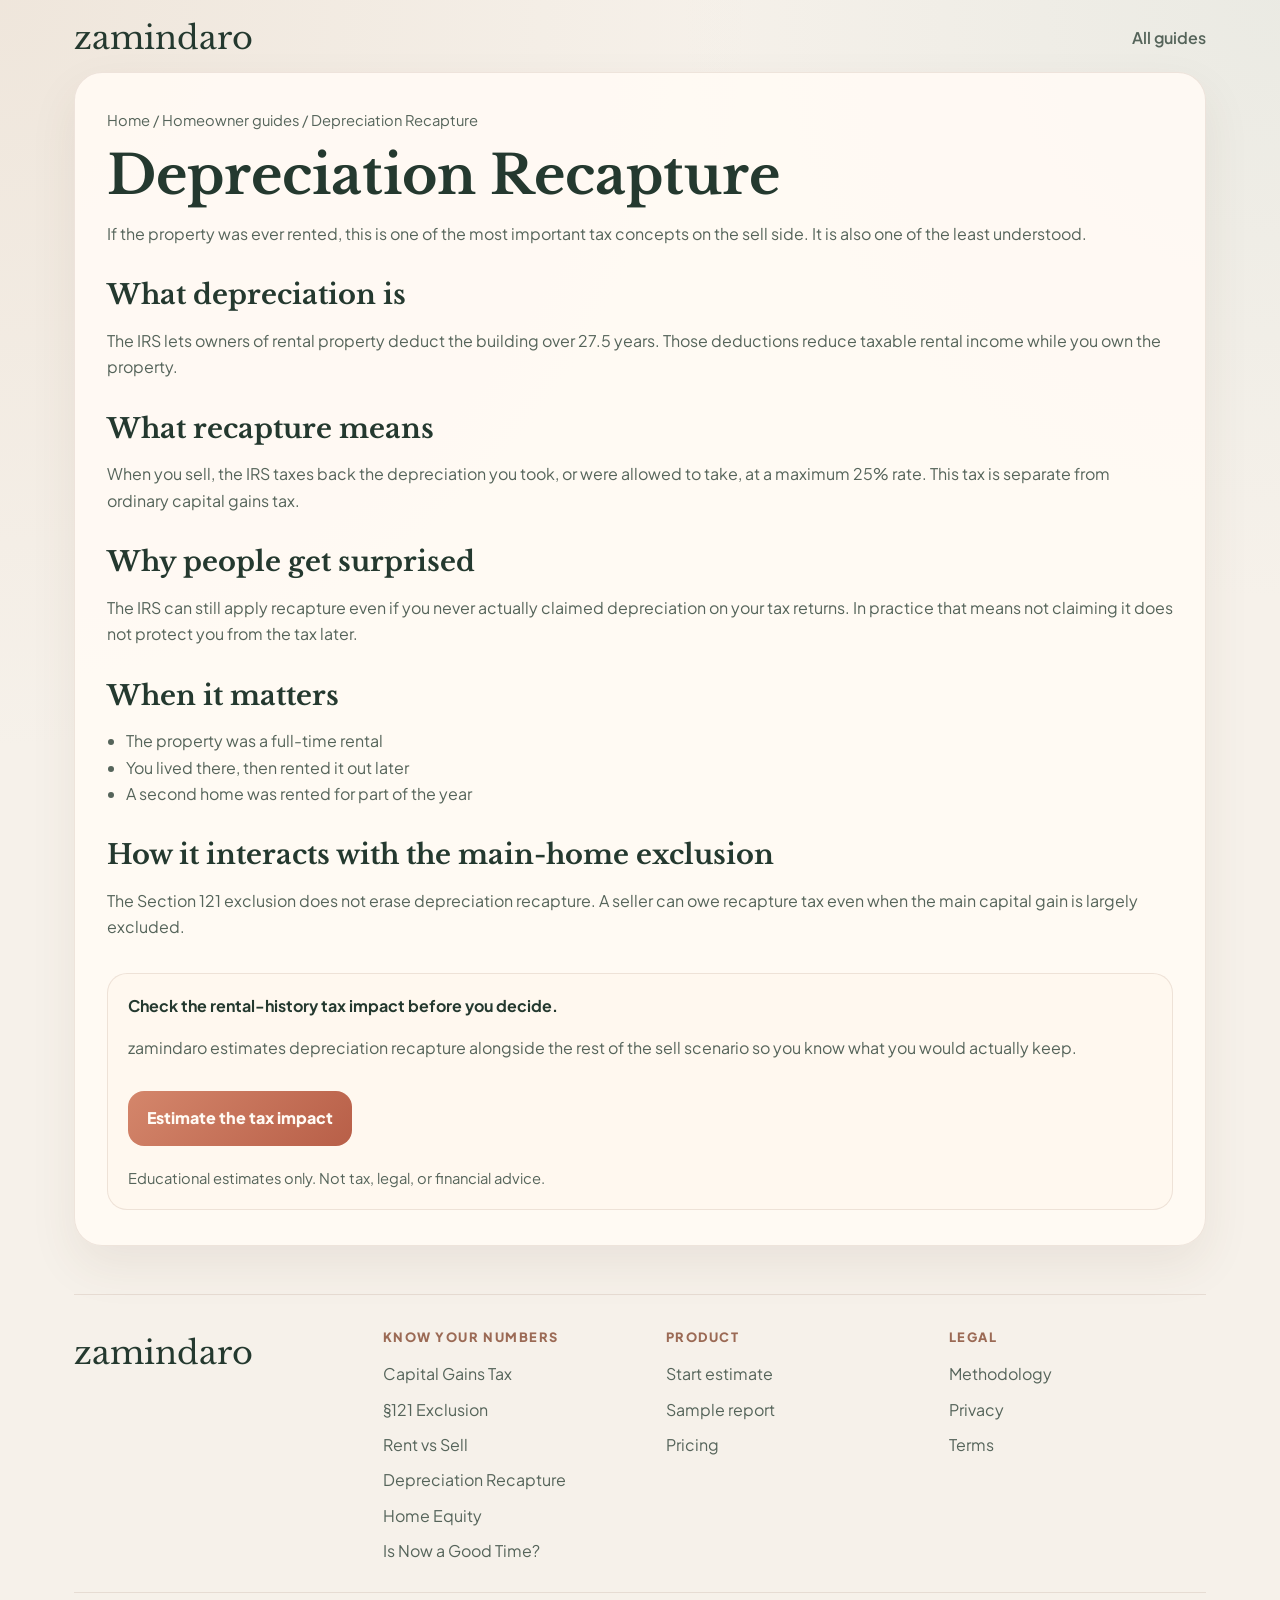
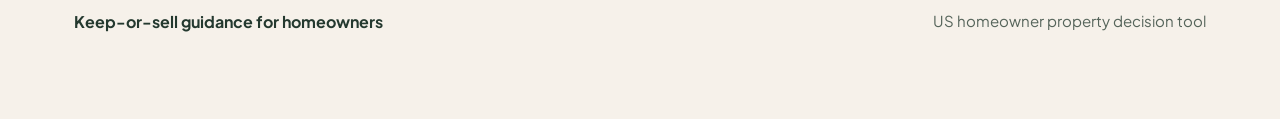
<file: guides/depreciation-recapture/index.html>
<!doctype html>
<html lang="en">
<head>
  <meta charset="utf-8">
  <meta name="viewport" content="width=device-width, initial-scale=1">
  <title>Depreciation Recapture | zamindaro</title>
  <meta name="description" content="Understand depreciation recapture, why rental history changes your sale tax bill, and why the IRS may tax depreciation even if you never claimed it.">
  <meta name="robots" content="index, follow, max-image-preview:large">
  <link rel="canonical" href="https://www.zamindaro.com/guides/depreciation-recapture/">
  <meta property="og:type" content="article">
  <meta property="og:site_name" content="zamindaro">
  <meta property="og:title" content="Depreciation Recapture | zamindaro">
  <meta property="og:description" content="Understand depreciation recapture, why rental history changes your sale tax bill, and why the IRS may tax depreciation even if you never claimed it.">
  <meta property="og:url" content="https://www.zamindaro.com/guides/depreciation-recapture/">
  <meta name="twitter:card" content="summary">
  <meta name="twitter:title" content="Depreciation Recapture | zamindaro">
  <meta name="twitter:description" content="How rental history and depreciation recapture can materially change your home-sale tax bill.">
  <script type="application/ld+json">
  {"@context":"https://schema.org","@type":"Article","headline":"Depreciation Recapture","author":{"@type":"Organization","name":"zamindaro"},"publisher":{"@type":"Organization","name":"zamindaro"},"mainEntityOfPage":"https://www.zamindaro.com/guides/depreciation-recapture/","description":"Understand depreciation recapture, why rental history changes your sale tax bill, and why the IRS may tax depreciation even if you never claimed it.","inLanguage":"en-US"}
  </script>
  <link rel="preconnect" href="https://fonts.googleapis.com">
  <link rel="preconnect" href="https://fonts.gstatic.com" crossorigin>
  <link href="https://fonts.googleapis.com/css2?family=Libre+Baskerville:wght@400;700&family=Plus+Jakarta+Sans:wght@400;500;600;700;800&display=swap" rel="stylesheet">
  <link rel="stylesheet" href="/guides/styles.css">
</head>
<body>
  <div class="guide-shell">
    <div class="guide-topbar"><a class="guide-brand" href="/">zamindaro</a><a class="guide-back" href="/guides/">All guides</a></div>
    <article class="article-body">
      <div class="breadcrumbs"><a href="/">Home</a> / <a href="/guides/">Homeowner guides</a> / Depreciation Recapture</div>
      <h1>Depreciation Recapture</h1>
      <p class="article-intro">If the property was ever rented, this is one of the most important tax concepts on the sell side. It is also one of the least understood.</p>

      <h2>What depreciation is</h2>
      <p>The IRS lets owners of rental property deduct the building over 27.5 years. Those deductions reduce taxable rental income while you own the property.</p>

      <h2>What recapture means</h2>
      <p>When you sell, the IRS taxes back the depreciation you took, or were allowed to take, at a maximum 25% rate. This tax is separate from ordinary capital gains tax.</p>

      <h2>Why people get surprised</h2>
      <p>The IRS can still apply recapture even if you never actually claimed depreciation on your tax returns. In practice that means not claiming it does not protect you from the tax later.</p>

      <h2>When it matters</h2>
      <ul>
        <li>The property was a full-time rental</li>
        <li>You lived there, then rented it out later</li>
        <li>A second home was rented for part of the year</li>
      </ul>

      <h2>How it interacts with the main-home exclusion</h2>
      <p>The Section 121 exclusion does not erase depreciation recapture. A seller can owe recapture tax even when the main capital gain is largely excluded.</p>

      <div class="article-cta">
        <strong>Check the rental-history tax impact before you decide.</strong>
        <p>zamindaro estimates depreciation recapture alongside the rest of the sell scenario so you know what you would actually keep.</p>
        <a class="cta-button" href="/">Estimate the tax impact</a>
        <div class="guide-note">Educational estimates only. Not tax, legal, or financial advice.</div>
      </div>
    </article>
    <footer class="site-footer">
      <div class="footer-top">
        <div class="footer-brand">zamindaro</div>
        <div><div class="footer-col-title">Know Your Numbers</div><ul class="footer-links"><li><a href="/guides/capital-gains-tax/">Capital Gains Tax</a></li><li><a href="/guides/section-121-exclusion/">§121 Exclusion</a></li><li><a href="/guides/renting-vs-selling/">Rent vs Sell</a></li><li><a href="/guides/depreciation-recapture/">Depreciation Recapture</a></li><li><a href="/guides/home-equity/">Home Equity</a></li><li><a href="/guides/is-now-a-good-time-to-sell/">Is Now a Good Time?</a></li></ul></div>
        <div><div class="footer-col-title">Product</div><ul class="footer-links"><li><a href="/">Start estimate</a></li><li><a href="/sample-report/">Sample report</a></li><li><a href="/pricing/">Pricing</a></li></ul></div>
        <div><div class="footer-col-title">Legal</div><ul class="footer-links"><li><a href="/methodology/">Methodology</a></li><li><a href="/privacy/">Privacy</a></li><li><a href="/terms/">Terms</a></li></ul></div>
      </div>
      <div class="footer-bottom"><div class="footer-tagline">Keep-or-sell guidance for homeowners</div><div class="footer-subline">US homeowner property decision tool</div></div>
    </footer>
  </div>
</body>
</html>
</file>
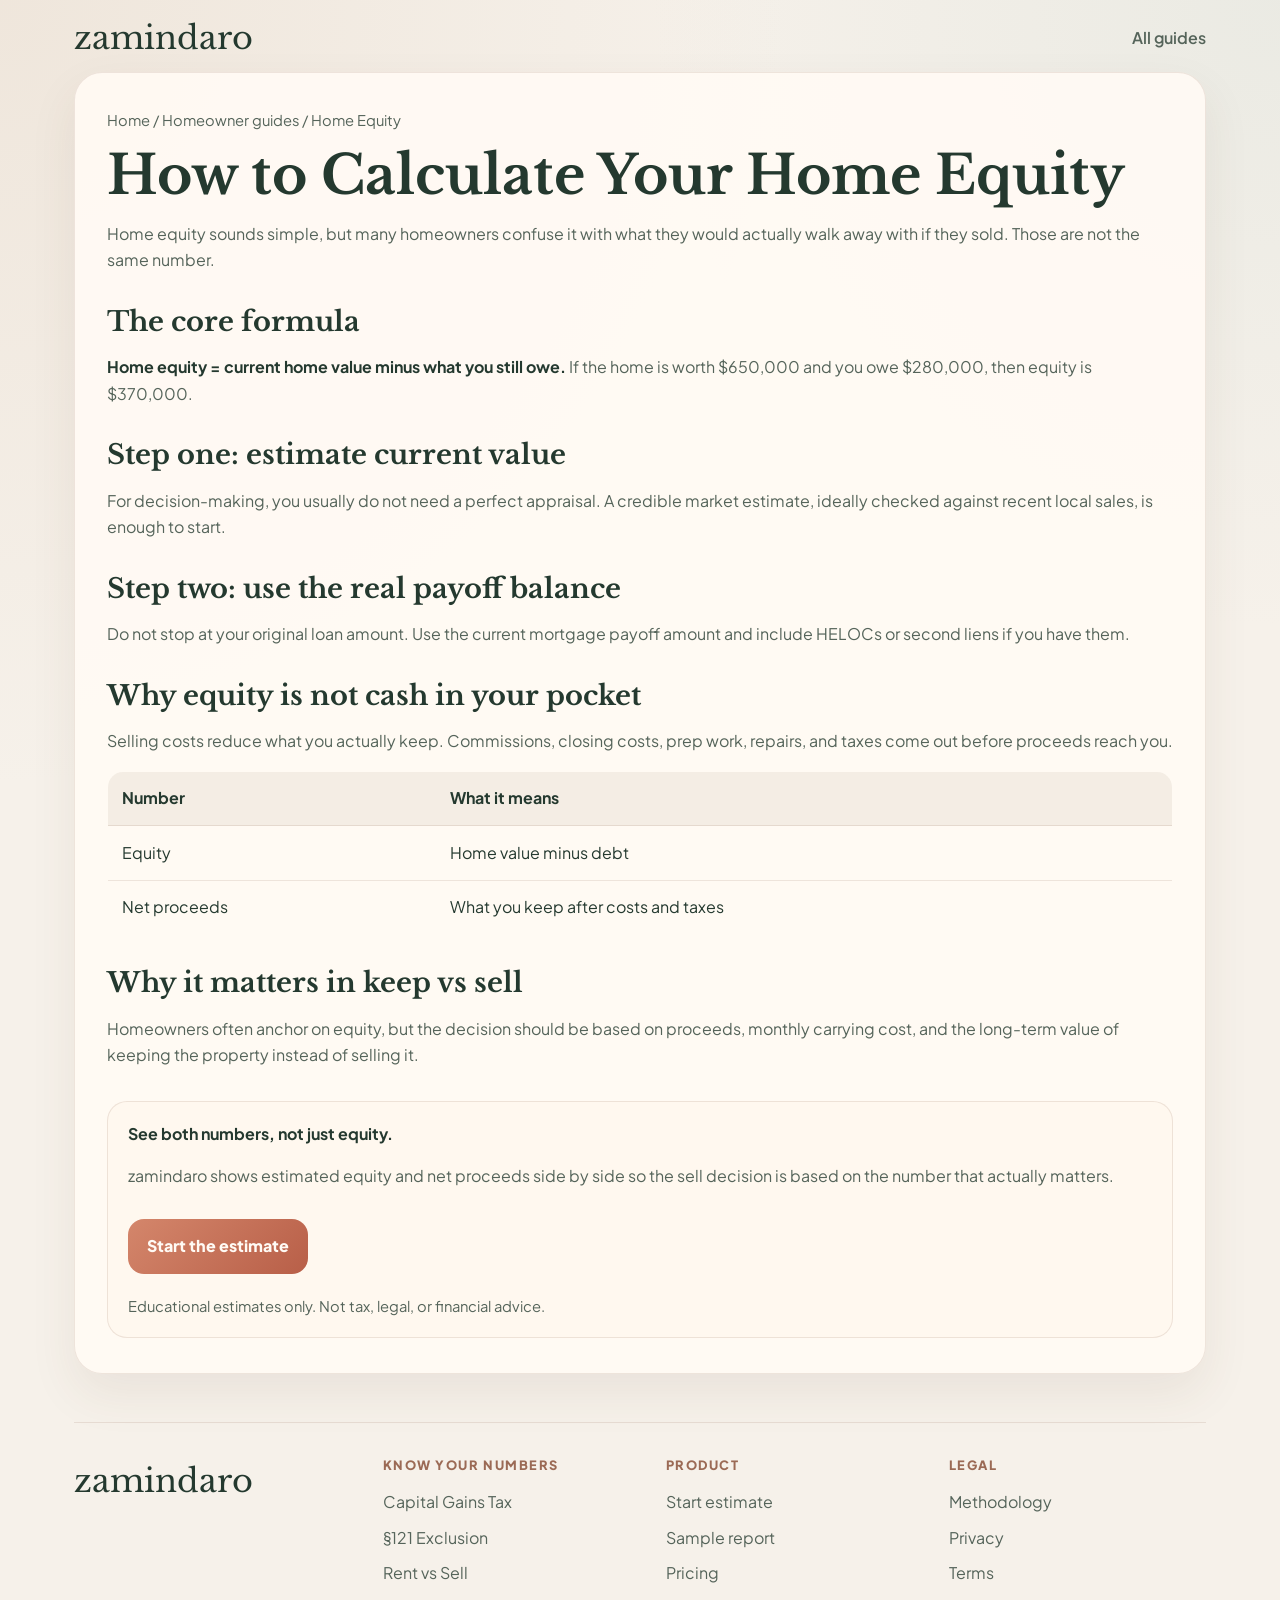
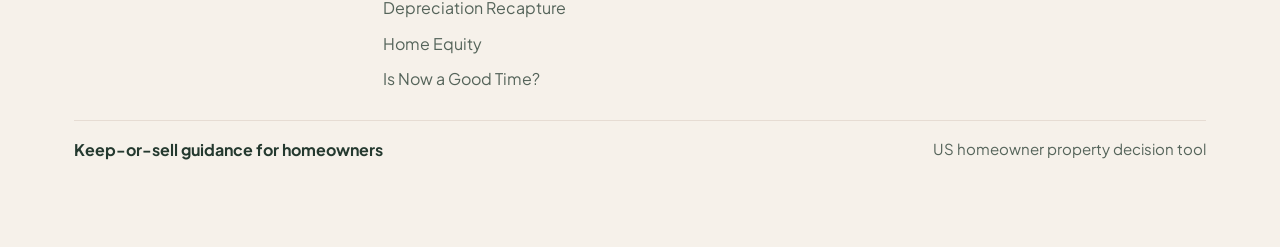
<file: guides/home-equity/index.html>
<!doctype html>
<html lang="en">
<head>
  <meta charset="utf-8">
  <meta name="viewport" content="width=device-width, initial-scale=1">
  <title>Home Equity | zamindaro</title>
  <meta name="description" content="Learn how to calculate your home equity and why equity is not the same as the cash you would actually keep after selling.">
  <meta name="robots" content="index, follow, max-image-preview:large">
  <link rel="canonical" href="https://www.zamindaro.com/guides/home-equity/">
  <meta property="og:type" content="article">
  <meta property="og:site_name" content="zamindaro">
  <meta property="og:title" content="Home Equity | zamindaro">
  <meta property="og:description" content="Learn how to calculate your home equity and why equity is not the same as the cash you would actually keep after selling.">
  <meta property="og:url" content="https://www.zamindaro.com/guides/home-equity/">
  <meta name="twitter:card" content="summary">
  <meta name="twitter:title" content="Home Equity | zamindaro">
  <meta name="twitter:description" content="How to calculate home equity and compare it with true net proceeds after selling costs and tax.">
  <script type="application/ld+json">
  {"@context":"https://schema.org","@type":"Article","headline":"How to Calculate Your Home Equity","author":{"@type":"Organization","name":"zamindaro"},"publisher":{"@type":"Organization","name":"zamindaro"},"mainEntityOfPage":"https://www.zamindaro.com/guides/home-equity/","description":"Learn how to calculate your home equity and why equity is not the same as the cash you would actually keep after selling.","inLanguage":"en-US"}
  </script>
  <link rel="preconnect" href="https://fonts.googleapis.com">
  <link rel="preconnect" href="https://fonts.gstatic.com" crossorigin>
  <link href="https://fonts.googleapis.com/css2?family=Libre+Baskerville:wght@400;700&family=Plus+Jakarta+Sans:wght@400;500;600;700;800&display=swap" rel="stylesheet">
  <link rel="stylesheet" href="/guides/styles.css">
</head>
<body>
  <div class="guide-shell">
    <div class="guide-topbar"><a class="guide-brand" href="/">zamindaro</a><a class="guide-back" href="/guides/">All guides</a></div>
    <article class="article-body">
      <div class="breadcrumbs"><a href="/">Home</a> / <a href="/guides/">Homeowner guides</a> / Home Equity</div>
      <h1>How to Calculate Your Home Equity</h1>
      <p class="article-intro">Home equity sounds simple, but many homeowners confuse it with what they would actually walk away with if they sold. Those are not the same number.</p>

      <h2>The core formula</h2>
      <p><strong>Home equity = current home value minus what you still owe.</strong> If the home is worth $650,000 and you owe $280,000, then equity is $370,000.</p>

      <h2>Step one: estimate current value</h2>
      <p>For decision-making, you usually do not need a perfect appraisal. A credible market estimate, ideally checked against recent local sales, is enough to start.</p>

      <h2>Step two: use the real payoff balance</h2>
      <p>Do not stop at your original loan amount. Use the current mortgage payoff amount and include HELOCs or second liens if you have them.</p>

      <h2>Why equity is not cash in your pocket</h2>
      <p>Selling costs reduce what you actually keep. Commissions, closing costs, prep work, repairs, and taxes come out before proceeds reach you.</p>
      <table>
        <thead><tr><th>Number</th><th>What it means</th></tr></thead>
        <tbody>
          <tr><td>Equity</td><td>Home value minus debt</td></tr>
          <tr><td>Net proceeds</td><td>What you keep after costs and taxes</td></tr>
        </tbody>
      </table>

      <h2>Why it matters in keep vs sell</h2>
      <p>Homeowners often anchor on equity, but the decision should be based on proceeds, monthly carrying cost, and the long-term value of keeping the property instead of selling it.</p>

      <div class="article-cta">
        <strong>See both numbers, not just equity.</strong>
        <p>zamindaro shows estimated equity and net proceeds side by side so the sell decision is based on the number that actually matters.</p>
        <a class="cta-button" href="/">Start the estimate</a>
        <div class="guide-note">Educational estimates only. Not tax, legal, or financial advice.</div>
      </div>
    </article>
    <footer class="site-footer">
      <div class="footer-top">
        <div class="footer-brand">zamindaro</div>
        <div><div class="footer-col-title">Know Your Numbers</div><ul class="footer-links"><li><a href="/guides/capital-gains-tax/">Capital Gains Tax</a></li><li><a href="/guides/section-121-exclusion/">§121 Exclusion</a></li><li><a href="/guides/renting-vs-selling/">Rent vs Sell</a></li><li><a href="/guides/depreciation-recapture/">Depreciation Recapture</a></li><li><a href="/guides/home-equity/">Home Equity</a></li><li><a href="/guides/is-now-a-good-time-to-sell/">Is Now a Good Time?</a></li></ul></div>
        <div><div class="footer-col-title">Product</div><ul class="footer-links"><li><a href="/">Start estimate</a></li><li><a href="/sample-report/">Sample report</a></li><li><a href="/pricing/">Pricing</a></li></ul></div>
        <div><div class="footer-col-title">Legal</div><ul class="footer-links"><li><a href="/methodology/">Methodology</a></li><li><a href="/privacy/">Privacy</a></li><li><a href="/terms/">Terms</a></li></ul></div>
      </div>
      <div class="footer-bottom"><div class="footer-tagline">Keep-or-sell guidance for homeowners</div><div class="footer-subline">US homeowner property decision tool</div></div>
    </footer>
  </div>
</body>
</html>
</file>
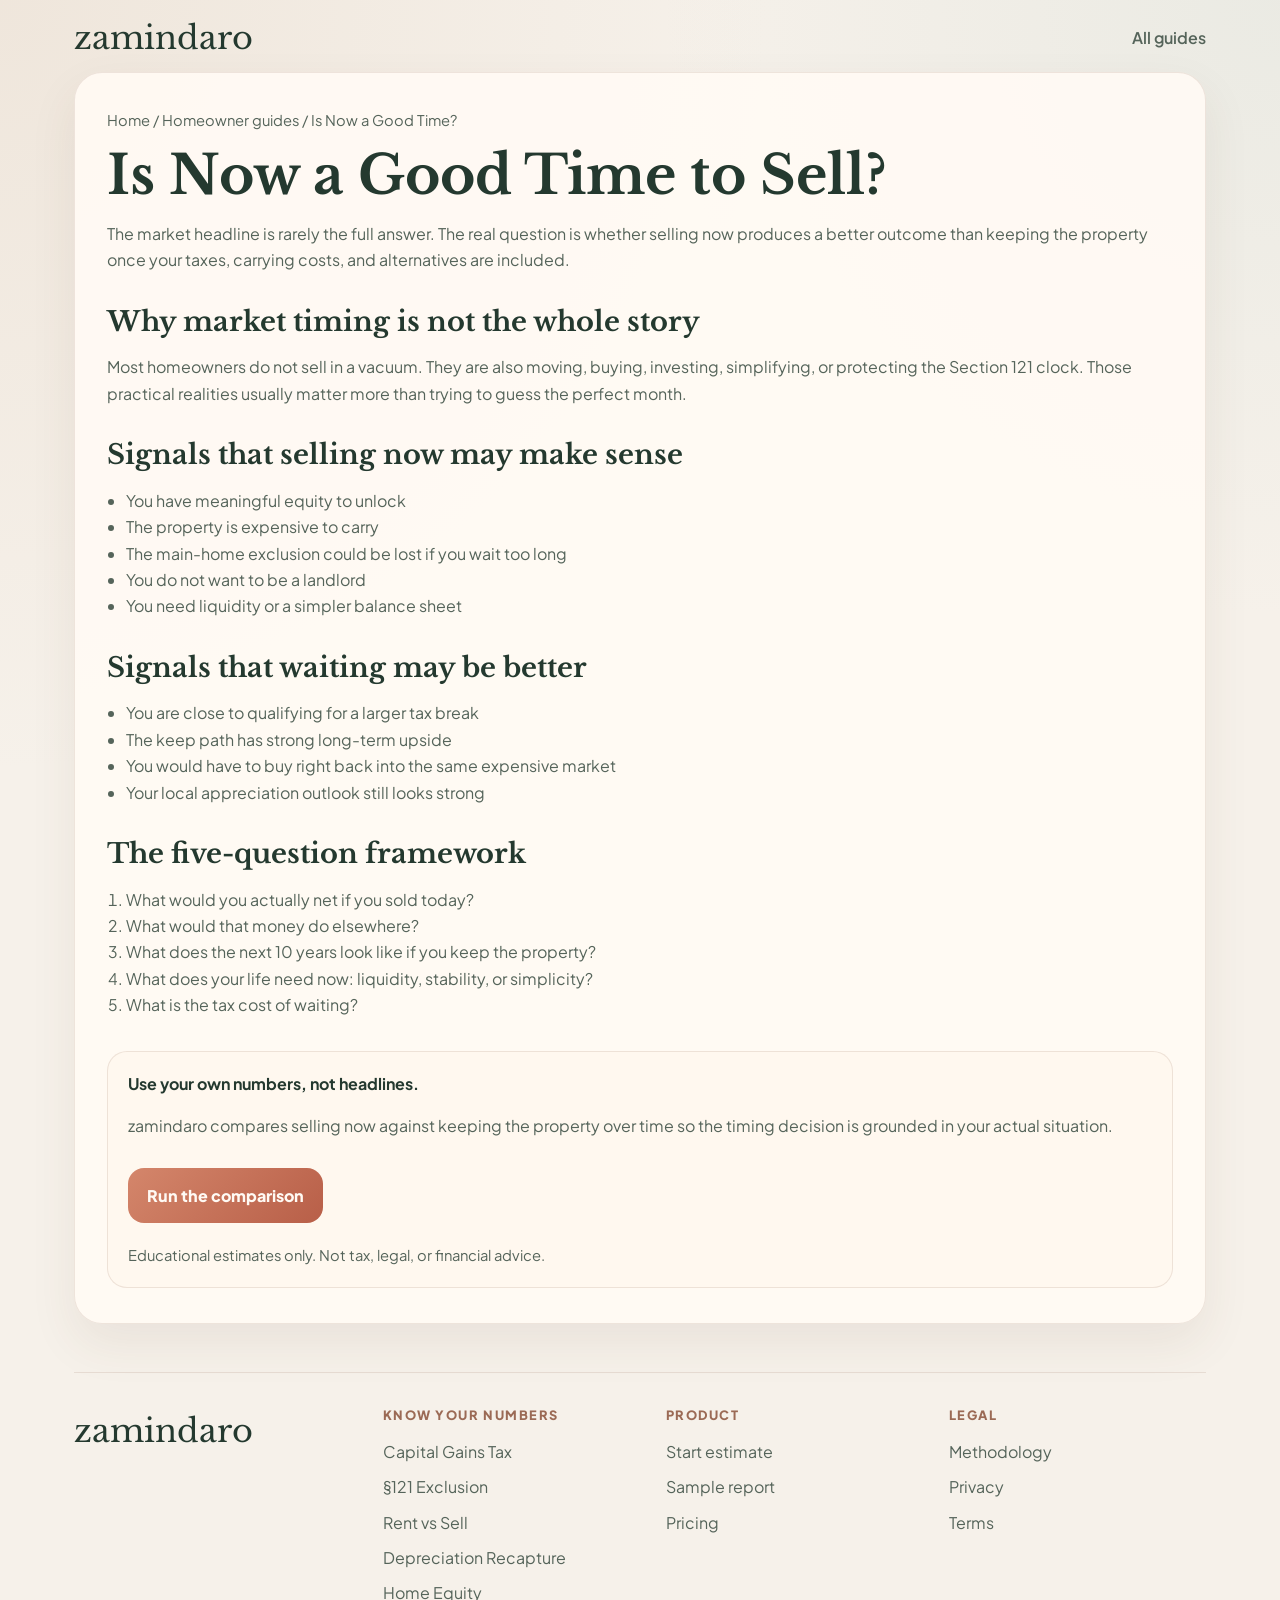
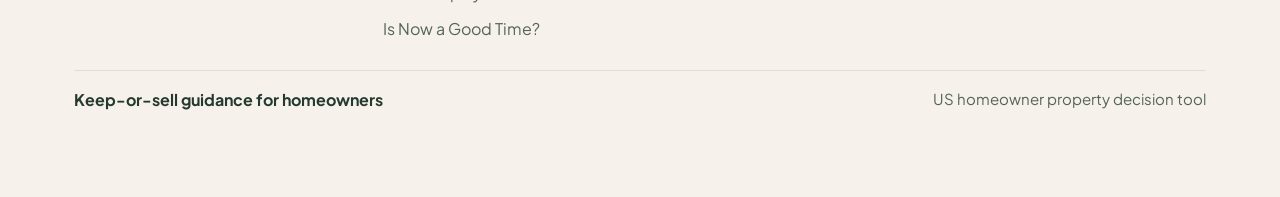
<file: guides/is-now-a-good-time-to-sell/index.html>
<!doctype html>
<html lang="en">
<head>
  <meta charset="utf-8">
  <meta name="viewport" content="width=device-width, initial-scale=1">
  <title>Is Now a Good Time to Sell? | zamindaro</title>
  <meta name="description" content="A practical homeowner framework for deciding whether now is a good time to sell based on equity, taxes, carrying costs, and the alternatives.">
  <meta name="robots" content="index, follow, max-image-preview:large">
  <link rel="canonical" href="https://www.zamindaro.com/guides/is-now-a-good-time-to-sell/">
  <meta property="og:type" content="article">
  <meta property="og:site_name" content="zamindaro">
  <meta property="og:title" content="Is Now a Good Time to Sell? | zamindaro">
  <meta property="og:description" content="A practical homeowner framework for deciding whether now is a good time to sell based on equity, taxes, carrying costs, and alternatives.">
  <meta property="og:url" content="https://www.zamindaro.com/guides/is-now-a-good-time-to-sell/">
  <meta name="twitter:card" content="summary">
  <meta name="twitter:title" content="Is Now a Good Time to Sell? | zamindaro">
  <meta name="twitter:description" content="Use your own numbers to decide whether now is a good time to sell or keep your property.">
  <script type="application/ld+json">
  {"@context":"https://schema.org","@type":"Article","headline":"Is Now a Good Time to Sell?","author":{"@type":"Organization","name":"zamindaro"},"publisher":{"@type":"Organization","name":"zamindaro"},"mainEntityOfPage":"https://www.zamindaro.com/guides/is-now-a-good-time-to-sell/","description":"A practical homeowner framework for deciding whether now is a good time to sell based on equity, taxes, carrying costs, and the alternatives.","inLanguage":"en-US"}
  </script>
  <link rel="preconnect" href="https://fonts.googleapis.com">
  <link rel="preconnect" href="https://fonts.gstatic.com" crossorigin>
  <link href="https://fonts.googleapis.com/css2?family=Libre+Baskerville:wght@400;700&family=Plus+Jakarta+Sans:wght@400;500;600;700;800&display=swap" rel="stylesheet">
  <link rel="stylesheet" href="/guides/styles.css">
</head>
<body>
  <div class="guide-shell">
    <div class="guide-topbar"><a class="guide-brand" href="/">zamindaro</a><a class="guide-back" href="/guides/">All guides</a></div>
    <article class="article-body">
      <div class="breadcrumbs"><a href="/">Home</a> / <a href="/guides/">Homeowner guides</a> / Is Now a Good Time?</div>
      <h1>Is Now a Good Time to Sell?</h1>
      <p class="article-intro">The market headline is rarely the full answer. The real question is whether selling now produces a better outcome than keeping the property once your taxes, carrying costs, and alternatives are included.</p>

      <h2>Why market timing is not the whole story</h2>
      <p>Most homeowners do not sell in a vacuum. They are also moving, buying, investing, simplifying, or protecting the Section 121 clock. Those practical realities usually matter more than trying to guess the perfect month.</p>

      <h2>Signals that selling now may make sense</h2>
      <ul>
        <li>You have meaningful equity to unlock</li>
        <li>The property is expensive to carry</li>
        <li>The main-home exclusion could be lost if you wait too long</li>
        <li>You do not want to be a landlord</li>
        <li>You need liquidity or a simpler balance sheet</li>
      </ul>

      <h2>Signals that waiting may be better</h2>
      <ul>
        <li>You are close to qualifying for a larger tax break</li>
        <li>The keep path has strong long-term upside</li>
        <li>You would have to buy right back into the same expensive market</li>
        <li>Your local appreciation outlook still looks strong</li>
      </ul>

      <h2>The five-question framework</h2>
      <ol>
        <li>What would you actually net if you sold today?</li>
        <li>What would that money do elsewhere?</li>
        <li>What does the next 10 years look like if you keep the property?</li>
        <li>What does your life need now: liquidity, stability, or simplicity?</li>
        <li>What is the tax cost of waiting?</li>
      </ol>

      <div class="article-cta">
        <strong>Use your own numbers, not headlines.</strong>
        <p>zamindaro compares selling now against keeping the property over time so the timing decision is grounded in your actual situation.</p>
        <a class="cta-button" href="/">Run the comparison</a>
        <div class="guide-note">Educational estimates only. Not tax, legal, or financial advice.</div>
      </div>
    </article>
    <footer class="site-footer">
      <div class="footer-top">
        <div class="footer-brand">zamindaro</div>
        <div><div class="footer-col-title">Know Your Numbers</div><ul class="footer-links"><li><a href="/guides/capital-gains-tax/">Capital Gains Tax</a></li><li><a href="/guides/section-121-exclusion/">§121 Exclusion</a></li><li><a href="/guides/renting-vs-selling/">Rent vs Sell</a></li><li><a href="/guides/depreciation-recapture/">Depreciation Recapture</a></li><li><a href="/guides/home-equity/">Home Equity</a></li><li><a href="/guides/is-now-a-good-time-to-sell/">Is Now a Good Time?</a></li></ul></div>
        <div><div class="footer-col-title">Product</div><ul class="footer-links"><li><a href="/">Start estimate</a></li><li><a href="/sample-report/">Sample report</a></li><li><a href="/pricing/">Pricing</a></li></ul></div>
        <div><div class="footer-col-title">Legal</div><ul class="footer-links"><li><a href="/methodology/">Methodology</a></li><li><a href="/privacy/">Privacy</a></li><li><a href="/terms/">Terms</a></li></ul></div>
      </div>
      <div class="footer-bottom"><div class="footer-tagline">Keep-or-sell guidance for homeowners</div><div class="footer-subline">US homeowner property decision tool</div></div>
    </footer>
  </div>
</body>
</html>
</file>
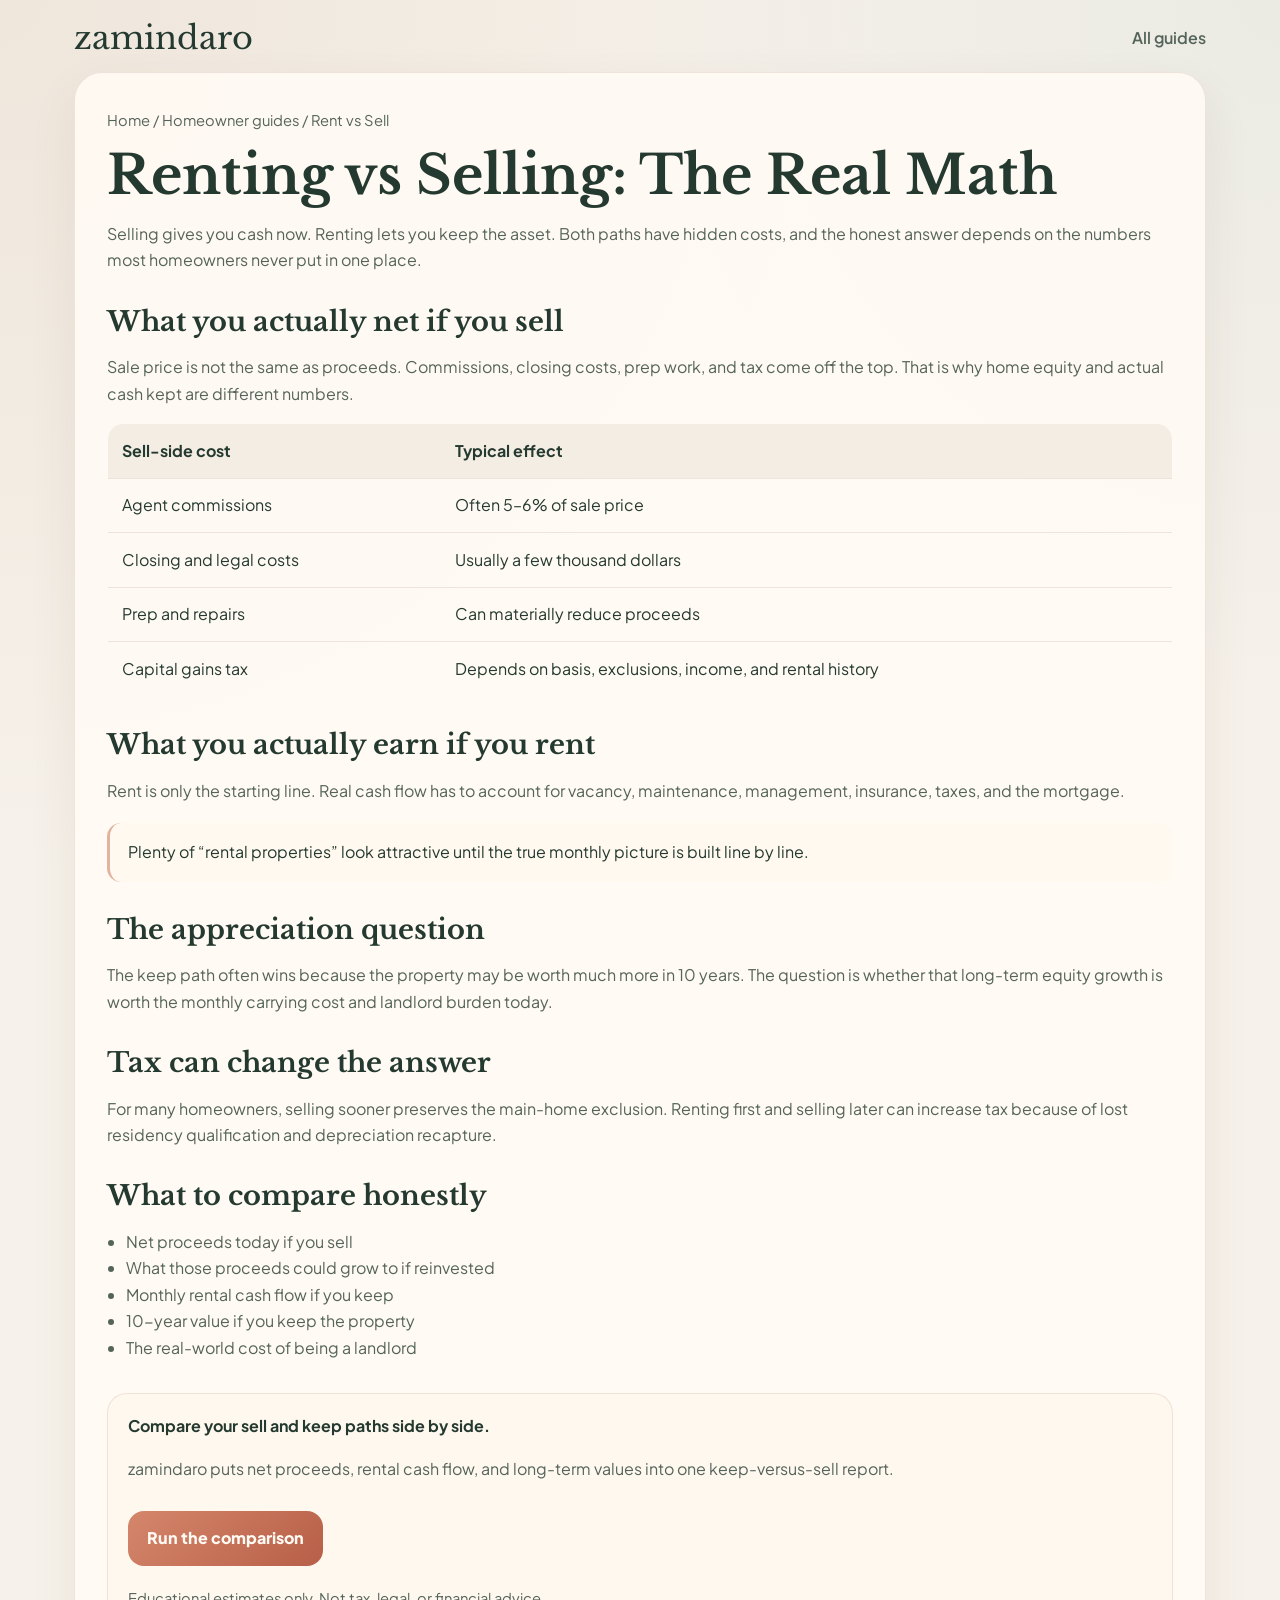
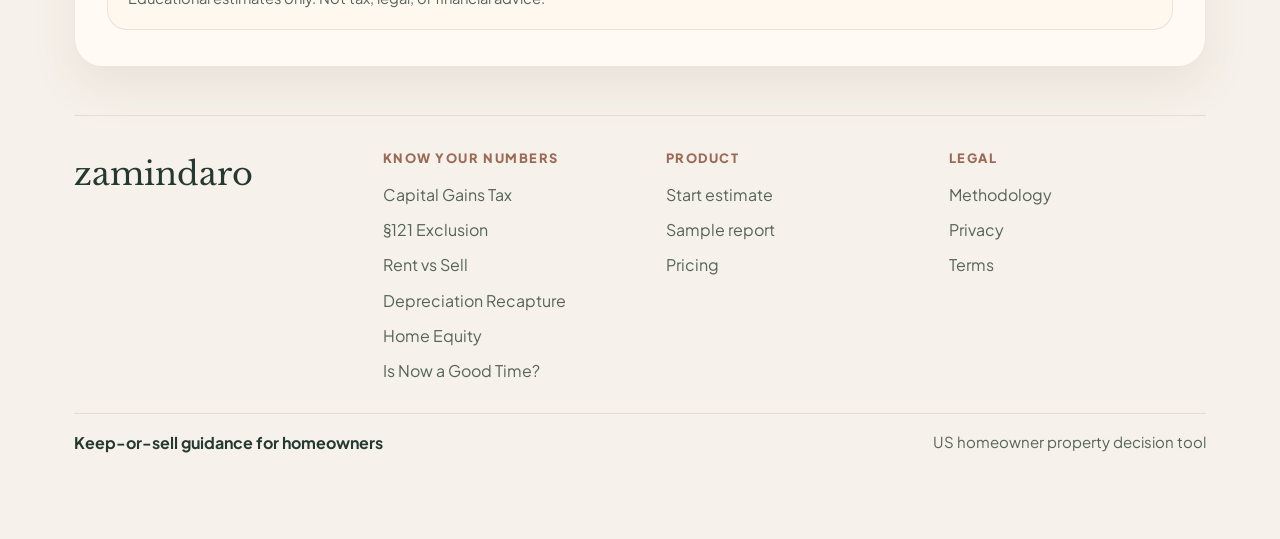
<file: guides/renting-vs-selling/index.html>
<!doctype html>
<html lang="en">
<head>
  <meta charset="utf-8">
  <meta name="viewport" content="width=device-width, initial-scale=1">
  <title>Rent vs Sell | zamindaro</title>
  <meta name="description" content="Compare renting versus selling using the real math of net proceeds, cash flow, appreciation, and tax tradeoffs.">
  <meta name="robots" content="index, follow, max-image-preview:large">
  <link rel="canonical" href="https://www.zamindaro.com/guides/renting-vs-selling/">
  <meta property="og:type" content="article">
  <meta property="og:site_name" content="zamindaro">
  <meta property="og:title" content="Rent vs Sell | zamindaro">
  <meta property="og:description" content="Compare renting versus selling using the real math of net proceeds, cash flow, appreciation, and tax tradeoffs.">
  <meta property="og:url" content="https://www.zamindaro.com/guides/renting-vs-selling/">
  <meta name="twitter:card" content="summary">
  <meta name="twitter:title" content="Rent vs Sell | zamindaro">
  <meta name="twitter:description" content="The real math behind net proceeds, rental cash flow, appreciation, and tax tradeoffs.">
  <script type="application/ld+json">
  {"@context":"https://schema.org","@type":"Article","headline":"Renting vs Selling: The Real Math","author":{"@type":"Organization","name":"zamindaro"},"publisher":{"@type":"Organization","name":"zamindaro"},"mainEntityOfPage":"https://www.zamindaro.com/guides/renting-vs-selling/","description":"Compare renting versus selling using the real math of net proceeds, cash flow, appreciation, and tax tradeoffs.","inLanguage":"en-US"}
  </script>
  <link rel="preconnect" href="https://fonts.googleapis.com">
  <link rel="preconnect" href="https://fonts.gstatic.com" crossorigin>
  <link href="https://fonts.googleapis.com/css2?family=Libre+Baskerville:wght@400;700&family=Plus+Jakarta+Sans:wght@400;500;600;700;800&display=swap" rel="stylesheet">
  <link rel="stylesheet" href="/guides/styles.css">
</head>
<body>
  <div class="guide-shell">
    <div class="guide-topbar"><a class="guide-brand" href="/">zamindaro</a><a class="guide-back" href="/guides/">All guides</a></div>
    <article class="article-body">
      <div class="breadcrumbs"><a href="/">Home</a> / <a href="/guides/">Homeowner guides</a> / Rent vs Sell</div>
      <h1>Renting vs Selling: The Real Math</h1>
      <p class="article-intro">Selling gives you cash now. Renting lets you keep the asset. Both paths have hidden costs, and the honest answer depends on the numbers most homeowners never put in one place.</p>

      <h2>What you actually net if you sell</h2>
      <p>Sale price is not the same as proceeds. Commissions, closing costs, prep work, and tax come off the top. That is why home equity and actual cash kept are different numbers.</p>
      <table>
        <thead><tr><th>Sell-side cost</th><th>Typical effect</th></tr></thead>
        <tbody>
          <tr><td>Agent commissions</td><td>Often 5–6% of sale price</td></tr>
          <tr><td>Closing and legal costs</td><td>Usually a few thousand dollars</td></tr>
          <tr><td>Prep and repairs</td><td>Can materially reduce proceeds</td></tr>
          <tr><td>Capital gains tax</td><td>Depends on basis, exclusions, income, and rental history</td></tr>
        </tbody>
      </table>

      <h2>What you actually earn if you rent</h2>
      <p>Rent is only the starting line. Real cash flow has to account for vacancy, maintenance, management, insurance, taxes, and the mortgage.</p>
      <blockquote>
        Plenty of “rental properties” look attractive until the true monthly picture is built line by line.
      </blockquote>

      <h2>The appreciation question</h2>
      <p>The keep path often wins because the property may be worth much more in 10 years. The question is whether that long-term equity growth is worth the monthly carrying cost and landlord burden today.</p>

      <h2>Tax can change the answer</h2>
      <p>For many homeowners, selling sooner preserves the main-home exclusion. Renting first and selling later can increase tax because of lost residency qualification and depreciation recapture.</p>

      <h2>What to compare honestly</h2>
      <ul>
        <li>Net proceeds today if you sell</li>
        <li>What those proceeds could grow to if reinvested</li>
        <li>Monthly rental cash flow if you keep</li>
        <li>10-year value if you keep the property</li>
        <li>The real-world cost of being a landlord</li>
      </ul>

      <div class="article-cta">
        <strong>Compare your sell and keep paths side by side.</strong>
        <p>zamindaro puts net proceeds, rental cash flow, and long-term values into one keep-versus-sell report.</p>
        <a class="cta-button" href="/">Run the comparison</a>
        <div class="guide-note">Educational estimates only. Not tax, legal, or financial advice.</div>
      </div>
    </article>
    <footer class="site-footer">
      <div class="footer-top">
        <div class="footer-brand">zamindaro</div>
        <div><div class="footer-col-title">Know Your Numbers</div><ul class="footer-links"><li><a href="/guides/capital-gains-tax/">Capital Gains Tax</a></li><li><a href="/guides/section-121-exclusion/">§121 Exclusion</a></li><li><a href="/guides/renting-vs-selling/">Rent vs Sell</a></li><li><a href="/guides/depreciation-recapture/">Depreciation Recapture</a></li><li><a href="/guides/home-equity/">Home Equity</a></li><li><a href="/guides/is-now-a-good-time-to-sell/">Is Now a Good Time?</a></li></ul></div>
        <div><div class="footer-col-title">Product</div><ul class="footer-links"><li><a href="/">Start estimate</a></li><li><a href="/sample-report/">Sample report</a></li><li><a href="/pricing/">Pricing</a></li></ul></div>
        <div><div class="footer-col-title">Legal</div><ul class="footer-links"><li><a href="/methodology/">Methodology</a></li><li><a href="/privacy/">Privacy</a></li><li><a href="/terms/">Terms</a></li></ul></div>
      </div>
      <div class="footer-bottom"><div class="footer-tagline">Keep-or-sell guidance for homeowners</div><div class="footer-subline">US homeowner property decision tool</div></div>
    </footer>
  </div>
</body>
</html>
</file>
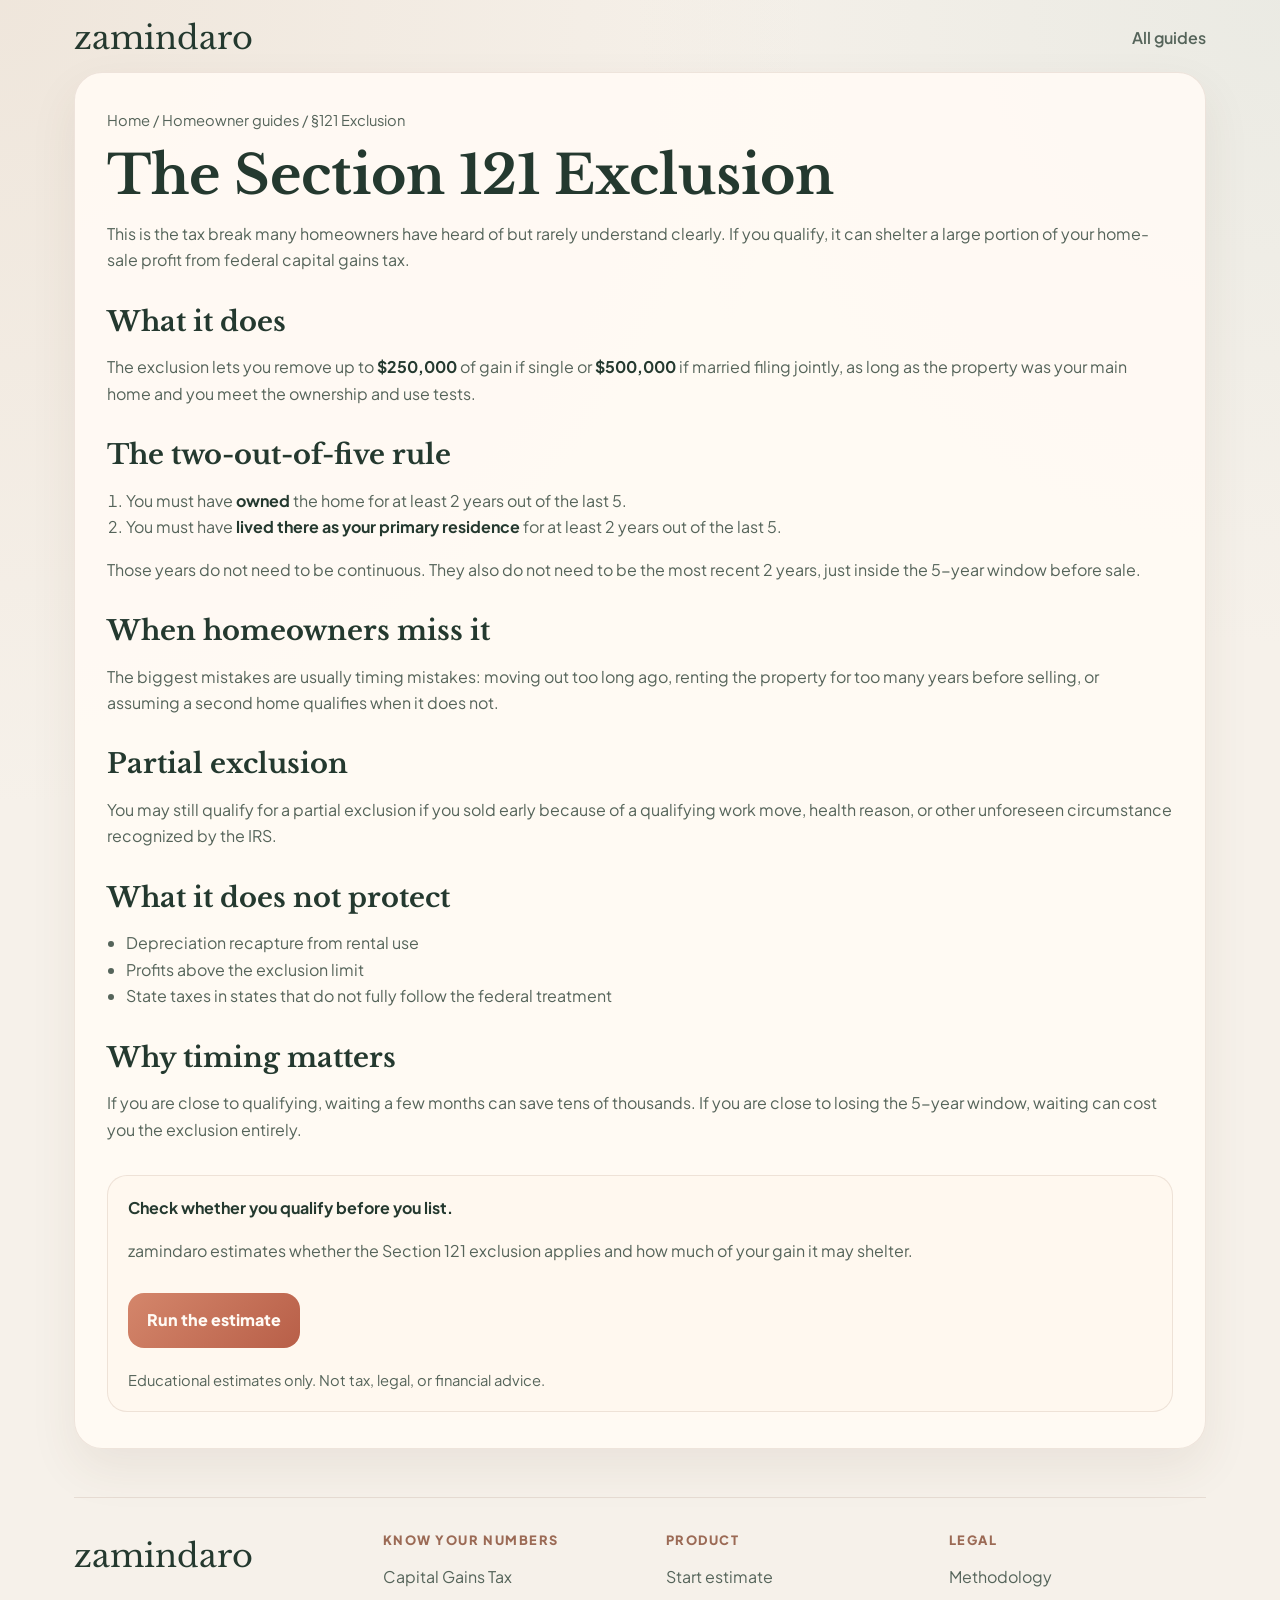
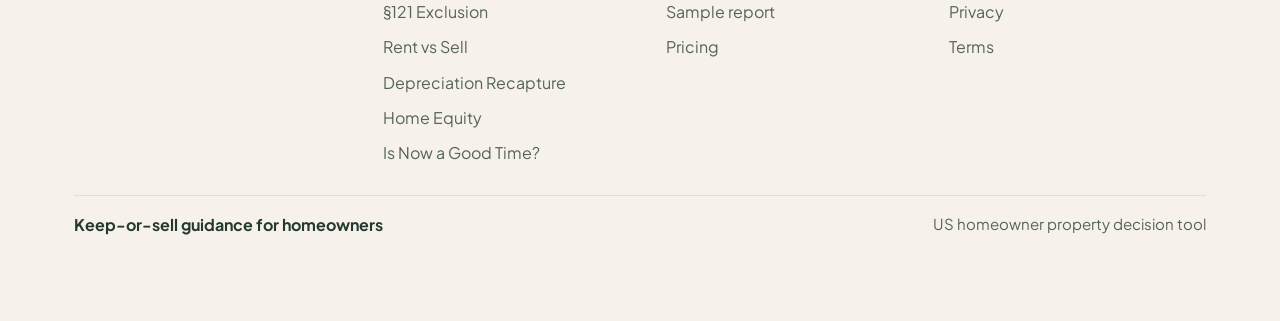
<file: guides/section-121-exclusion/index.html>
<!doctype html>
<html lang="en">
<head>
  <meta charset="utf-8">
  <meta name="viewport" content="width=device-width, initial-scale=1">
  <title>Section 121 Exclusion | zamindaro</title>
  <meta name="description" content="Learn how the Section 121 exclusion works, who qualifies, and how it can reduce or eliminate capital gains tax on a home sale.">
  <meta name="robots" content="index, follow, max-image-preview:large">
  <link rel="canonical" href="https://www.zamindaro.com/guides/section-121-exclusion/">
  <meta property="og:type" content="article">
  <meta property="og:site_name" content="zamindaro">
  <meta property="og:title" content="Section 121 Exclusion | zamindaro">
  <meta property="og:description" content="Learn how the Section 121 exclusion works, who qualifies, and how it can reduce or eliminate capital gains tax on a home sale.">
  <meta property="og:url" content="https://www.zamindaro.com/guides/section-121-exclusion/">
  <meta name="twitter:card" content="summary">
  <meta name="twitter:title" content="Section 121 Exclusion | zamindaro">
  <meta name="twitter:description" content="How the Section 121 exclusion works and when it can reduce home-sale capital gains tax.">
  <script type="application/ld+json">
  {"@context":"https://schema.org","@type":"Article","headline":"The Section 121 Exclusion","author":{"@type":"Organization","name":"zamindaro"},"publisher":{"@type":"Organization","name":"zamindaro"},"mainEntityOfPage":"https://www.zamindaro.com/guides/section-121-exclusion/","description":"Learn how the Section 121 exclusion works, who qualifies, and how it can reduce or eliminate capital gains tax on a home sale.","inLanguage":"en-US"}
  </script>
  <link rel="preconnect" href="https://fonts.googleapis.com">
  <link rel="preconnect" href="https://fonts.gstatic.com" crossorigin>
  <link href="https://fonts.googleapis.com/css2?family=Libre+Baskerville:wght@400;700&family=Plus+Jakarta+Sans:wght@400;500;600;700;800&display=swap" rel="stylesheet">
  <link rel="stylesheet" href="/guides/styles.css">
</head>
<body>
  <div class="guide-shell">
    <div class="guide-topbar"><a class="guide-brand" href="/">zamindaro</a><a class="guide-back" href="/guides/">All guides</a></div>
    <article class="article-body">
      <div class="breadcrumbs"><a href="/">Home</a> / <a href="/guides/">Homeowner guides</a> / §121 Exclusion</div>
      <h1>The Section 121 Exclusion</h1>
      <p class="article-intro">This is the tax break many homeowners have heard of but rarely understand clearly. If you qualify, it can shelter a large portion of your home-sale profit from federal capital gains tax.</p>

      <h2>What it does</h2>
      <p>The exclusion lets you remove up to <strong>$250,000</strong> of gain if single or <strong>$500,000</strong> if married filing jointly, as long as the property was your main home and you meet the ownership and use tests.</p>

      <h2>The two-out-of-five rule</h2>
      <ol>
        <li>You must have <strong>owned</strong> the home for at least 2 years out of the last 5.</li>
        <li>You must have <strong>lived there as your primary residence</strong> for at least 2 years out of the last 5.</li>
      </ol>
      <p>Those years do not need to be continuous. They also do not need to be the most recent 2 years, just inside the 5-year window before sale.</p>

      <h2>When homeowners miss it</h2>
      <p>The biggest mistakes are usually timing mistakes: moving out too long ago, renting the property for too many years before selling, or assuming a second home qualifies when it does not.</p>

      <h2>Partial exclusion</h2>
      <p>You may still qualify for a partial exclusion if you sold early because of a qualifying work move, health reason, or other unforeseen circumstance recognized by the IRS.</p>

      <h2>What it does not protect</h2>
      <ul>
        <li>Depreciation recapture from rental use</li>
        <li>Profits above the exclusion limit</li>
        <li>State taxes in states that do not fully follow the federal treatment</li>
      </ul>

      <h2>Why timing matters</h2>
      <p>If you are close to qualifying, waiting a few months can save tens of thousands. If you are close to losing the 5-year window, waiting can cost you the exclusion entirely.</p>

      <div class="article-cta">
        <strong>Check whether you qualify before you list.</strong>
        <p>zamindaro estimates whether the Section 121 exclusion applies and how much of your gain it may shelter.</p>
        <a class="cta-button" href="/">Run the estimate</a>
        <div class="guide-note">Educational estimates only. Not tax, legal, or financial advice.</div>
      </div>
    </article>
    <footer class="site-footer">
      <div class="footer-top">
        <div class="footer-brand">zamindaro</div>
        <div><div class="footer-col-title">Know Your Numbers</div><ul class="footer-links"><li><a href="/guides/capital-gains-tax/">Capital Gains Tax</a></li><li><a href="/guides/section-121-exclusion/">§121 Exclusion</a></li><li><a href="/guides/renting-vs-selling/">Rent vs Sell</a></li><li><a href="/guides/depreciation-recapture/">Depreciation Recapture</a></li><li><a href="/guides/home-equity/">Home Equity</a></li><li><a href="/guides/is-now-a-good-time-to-sell/">Is Now a Good Time?</a></li></ul></div>
        <div><div class="footer-col-title">Product</div><ul class="footer-links"><li><a href="/">Start estimate</a></li><li><a href="/sample-report/">Sample report</a></li><li><a href="/pricing/">Pricing</a></li></ul></div>
        <div><div class="footer-col-title">Legal</div><ul class="footer-links"><li><a href="/methodology/">Methodology</a></li><li><a href="/privacy/">Privacy</a></li><li><a href="/terms/">Terms</a></li></ul></div>
      </div>
      <div class="footer-bottom"><div class="footer-tagline">Keep-or-sell guidance for homeowners</div><div class="footer-subline">US homeowner property decision tool</div></div>
    </footer>
  </div>
</body>
</html>
</file>
<file: guides/styles.css>
:root {
  --bg: #f6f1ea;
  --bg-soft: #fffaf4;
  --paper: rgba(255, 250, 244, 0.94);
  --border: rgba(135, 96, 74, 0.14);
  --text: #24392f;
  --text-mid: #55645a;
  --terracotta: #c9785e;
  --terracotta-dark: #9b6a55;
  --shadow: 0 20px 48px rgba(83, 58, 35, 0.08);
}

* { box-sizing: border-box; }
html, body { margin: 0; padding: 0; }
body {
  font-family: "Plus Jakarta Sans", system-ui, sans-serif;
  background:
    radial-gradient(circle at top left, rgba(214, 191, 168, 0.22), transparent 35%),
    radial-gradient(circle at top right, rgba(198, 213, 206, 0.24), transparent 28%),
    var(--bg);
  color: var(--text);
  line-height: 1.65;
}
a { color: var(--terracotta-dark); }
a:hover { color: var(--terracotta); }

.guide-shell {
  max-width: 1180px;
  margin: 0 auto;
  padding: 0 1.5rem 3rem;
}

.guide-topbar {
  padding: 1.4rem 0 1.1rem;
  display: flex;
  align-items: center;
  justify-content: space-between;
  gap: 1rem;
}

.guide-brand {
  font-family: "Libre Baskerville", Georgia, serif;
  font-size: 2rem;
  line-height: 1;
  color: var(--text);
  text-decoration: none;
}

.guide-back {
  text-decoration: none;
  color: var(--text-mid);
  font-weight: 600;
}

.guide-back:hover { color: var(--text); }

.guide-hero,
.guide-card {
  background: var(--paper);
  border: 1px solid var(--border);
  border-radius: 28px;
  box-shadow: var(--shadow);
}

.guide-hero {
  padding: 2.1rem 2rem;
  margin-bottom: 1.6rem;
}

.guide-kicker {
  font-size: 0.78rem;
  letter-spacing: 0.13em;
  text-transform: uppercase;
  font-weight: 800;
  color: var(--terracotta-dark);
  margin-bottom: 0.55rem;
}

.guide-hero h1,
.article-body h1,
.legal-body h1 {
  margin: 0;
  font-family: "Libre Baskerville", Georgia, serif;
  font-size: clamp(2.3rem, 4.2vw, 4rem);
  line-height: 1.05;
  color: var(--text);
}

.guide-deck {
  margin-top: 0.95rem;
  max-width: 760px;
  font-size: 1.05rem;
  color: var(--text-mid);
}

.guides-grid {
  display: grid;
  grid-template-columns: repeat(2, minmax(0, 1fr));
  gap: 1rem;
}

.guide-tile {
  display: block;
  text-decoration: none;
  padding: 1.3rem 1.25rem;
}

.guide-tile-title {
  font-size: 1.12rem;
  font-weight: 700;
  color: var(--text);
  margin-bottom: 0.35rem;
}

.guide-tile-copy {
  color: var(--text-mid);
  font-size: 0.96rem;
  margin-bottom: 0.7rem;
}

.guide-tile-cta {
  color: var(--terracotta-dark);
  font-weight: 700;
}

.article-layout {
  display: grid;
  grid-template-columns: minmax(0, 1fr);
}

.article-body,
.legal-body {
  background: var(--paper);
  border: 1px solid var(--border);
  border-radius: 28px;
  box-shadow: var(--shadow);
  padding: 2.2rem 2rem;
}

.breadcrumbs {
  margin-bottom: 1rem;
  color: var(--text-mid);
  font-size: 0.92rem;
}

.breadcrumbs a {
  color: var(--text-mid);
  text-decoration: none;
}

.breadcrumbs a:hover { color: var(--text); }

.article-intro {
  margin-top: 1rem;
  color: var(--text-mid);
  font-size: 1.02rem;
}

.article-body h2,
.legal-body h2 {
  margin: 2rem 0 0.8rem;
  font-family: "Libre Baskerville", Georgia, serif;
  font-size: 1.7rem;
  line-height: 1.2;
}

.article-body h3 {
  margin: 1.35rem 0 0.55rem;
  font-size: 1.08rem;
}

.article-body p,
.legal-body p,
.article-body li,
.legal-body li {
  color: var(--text-mid);
  font-size: 1rem;
}

.article-body strong,
.legal-body strong { color: var(--text); }

.article-body ul,
.article-body ol,
.legal-body ul { padding-left: 1.2rem; }

.article-body blockquote {
  margin: 1.2rem 0;
  padding: 1rem 1rem 1rem 1.1rem;
  border-left: 3px solid rgba(201, 120, 94, 0.55);
  background: rgba(255, 248, 239, 0.86);
  border-radius: 14px;
}

.article-body table {
  width: 100%;
  border-collapse: collapse;
  margin: 1rem 0 1.2rem;
  overflow: hidden;
  border-radius: 16px;
  border: 1px solid var(--border);
}

.article-body th,
.article-body td {
  padding: 0.85rem 0.9rem;
  text-align: left;
  border-bottom: 1px solid var(--border);
}

.article-body th {
  background: rgba(243, 236, 227, 0.88);
  color: var(--text);
}

.article-cta {
  margin-top: 2rem;
  padding: 1.2rem 1.25rem;
  border-radius: 20px;
  background: rgba(255, 248, 239, 0.9);
  border: 1px solid var(--border);
}

.cta-button {
  display: inline-flex;
  margin-top: 0.8rem;
  padding: 0.9rem 1.2rem;
  border-radius: 16px;
  background: linear-gradient(135deg, #d4866b, #b85f48);
  color: #fffaf4;
  text-decoration: none;
  font-weight: 800;
}

.guide-note {
  margin-top: 1.25rem;
  font-size: 0.92rem;
  color: var(--text-mid);
}

.sample-report-shell {
  display: grid;
  gap: 1.1rem;
}

.sample-hero-card,
.sample-section {
  background: var(--paper);
  border: 1px solid var(--border);
  border-radius: 28px;
  box-shadow: var(--shadow);
}

.sample-hero-card {
  padding: 1.4rem;
}

.sample-photo {
  width: 100%;
  height: 17rem;
  object-fit: cover;
  border-radius: 24px;
  display: block;
}

.sample-caption {
  margin: 1rem 0 0.9rem;
  text-align: center;
  color: var(--terracotta-dark);
  font-weight: 800;
  text-transform: uppercase;
  letter-spacing: 0.12em;
}

.sample-summary-card {
  border: 1px solid var(--border);
  border-radius: 24px;
  padding: 1.2rem;
  background: rgba(255, 250, 244, 0.92);
}

.sample-summary-top {
  display: flex;
  justify-content: space-between;
  gap: 1rem;
  align-items: flex-start;
}

.sample-reco {
  font-size: 1.08rem;
  font-weight: 800;
  line-height: 1.2;
}

.sample-badge {
  color: var(--terracotta-dark);
  font-size: 0.98rem;
  font-weight: 800;
  letter-spacing: 0.08em;
  text-transform: uppercase;
  text-align: right;
}

.sample-metrics {
  display: grid;
  grid-template-columns: repeat(3, minmax(0, 1fr));
  gap: 0.8rem;
  margin: 1rem 0;
}

.sample-metric {
  border: 1px solid var(--border);
  border-radius: 18px;
  background: rgba(255,255,255,0.72);
  padding: 0.8rem 0.9rem;
}

.sample-metric-label {
  font-size: 0.74rem;
  text-transform: uppercase;
  letter-spacing: 0.09em;
  color: var(--text-mid);
  font-weight: 800;
  margin-bottom: 0.28rem;
}

.sample-metric-value {
  font-size: 1rem;
  font-weight: 800;
  color: var(--text);
}

.sample-summary-copy {
  display: flex;
  justify-content: space-between;
  gap: 1rem;
  align-items: flex-end;
  border-top: 1px solid var(--border);
  padding-top: 0.95rem;
}

.sample-pill {
  border-radius: 999px;
  padding: 0.5rem 0.85rem;
  background: rgba(201, 120, 94, 0.1);
  color: var(--terracotta);
  font-weight: 700;
  white-space: nowrap;
}

.sample-section {
  padding: 1.35rem 1.35rem 1.45rem;
}

.sample-section-title {
  font-family: "Libre Baskerville", Georgia, serif;
  font-size: 1.55rem;
  margin: 0 0 0.9rem;
}

.sample-grid {
  display: grid;
  grid-template-columns: repeat(2, minmax(0, 1fr));
  gap: 0.9rem;
}

.sample-card {
  border: 1px solid var(--border);
  border-radius: 18px;
  padding: 1rem;
  background: rgba(255,255,255,0.7);
}

.sample-card h3 {
  margin: 0 0 0.45rem;
  font-size: 1.03rem;
}

.sample-table {
  width: 100%;
  border-collapse: collapse;
  overflow: hidden;
  border-radius: 18px;
  border: 1px solid var(--border);
}

.sample-table th,
.sample-table td {
  padding: 0.8rem 0.85rem;
  border-bottom: 1px solid var(--border);
  text-align: left;
}

.sample-table th {
  background: rgba(243,236,227,0.88);
}

.site-footer {
  margin-top: 3rem;
  padding: 2rem 0 2.2rem;
  border-top: 1px solid var(--border);
}

.footer-top {
  display: grid;
  grid-template-columns: minmax(180px,1.1fr) repeat(3,minmax(160px,1fr));
  gap: 1.6rem;
}

.footer-brand {
  font-family: "Libre Baskerville", Georgia, serif;
  font-size: 2rem;
}

.footer-col-title {
  font-size: 0.8rem;
  font-weight: 800;
  letter-spacing: 0.12em;
  text-transform: uppercase;
  color: var(--terracotta-dark);
  margin-bottom: 0.8rem;
}

.footer-links {
  list-style: none;
  padding: 0;
  margin: 0;
  display: flex;
  flex-direction: column;
  gap: 0.56rem;
}

.footer-links a {
  color: var(--text-mid);
  text-decoration: none;
}

.footer-links a:hover { color: var(--text); }

.footer-bottom {
  margin-top: 1.75rem;
  padding-top: 1rem;
  border-top: 1px solid var(--border);
  display: flex;
  justify-content: space-between;
  gap: 0.75rem;
  flex-wrap: wrap;
}

.footer-tagline {
  font-weight: 700;
  color: var(--text);
}

.footer-subline {
  color: var(--text-mid);
  font-size: 0.94rem;
}

@media (max-width: 760px) {
  .guide-shell { padding: 0 1rem 2.5rem; }
  .guides-grid { grid-template-columns: 1fr; }
  .guide-hero,
  .article-body,
  .legal-body { padding: 1.45rem 1.15rem; }
  .sample-hero-card,
  .sample-section { padding: 1rem; }
  .sample-photo { height: 12.8rem; border-radius: 20px; }
  .sample-summary-top,
  .sample-summary-copy { display: block; }
  .sample-badge { text-align: left; margin-top: 0.4rem; }
  .sample-pill { display: inline-flex; margin-top: 0.8rem; }
  .sample-metrics,
  .sample-grid { grid-template-columns: 1fr; }
  .footer-top { grid-template-columns: 1fr; }
  .footer-bottom { display: block; }
  .footer-subline { margin-top: 0.3rem; }
}
</file>
